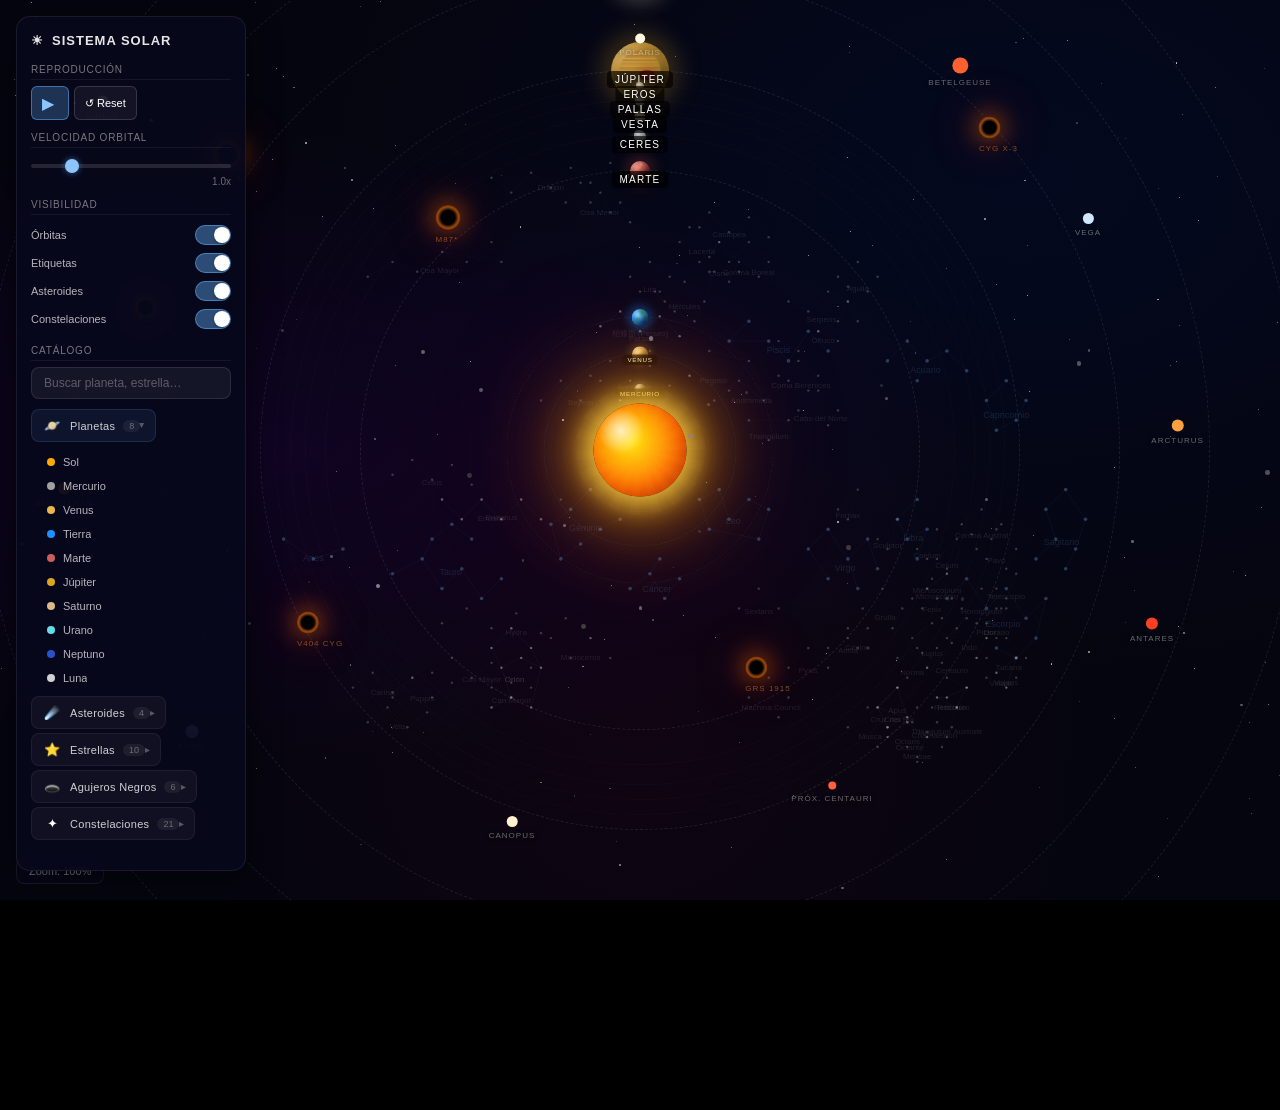
<file: index.html>
<!DOCTYPE html>
<html lang="es" style="color-scheme:dark">
<head>
<meta charset="UTF-8">
<meta name="viewport" content="width=device-width, initial-scale=1.0">
<meta name="apple-mobile-web-app-capable" content="yes">
<meta name="apple-mobile-web-app-status-bar-style" content="black-translucent">
<meta name="theme-color" content="#05050f">
<link rel="preconnect" href="https://fonts.googleapis.com">
<link rel="preconnect" href="https://fonts.gstatic.com" crossorigin>
<link rel="manifest" href="manifest.json">
<link rel="icon" type="image/svg+xml" href="icon-192.svg">
<link rel="apple-touch-icon" href="icon-192.svg">
<title>Sistema Solar - Simulación Interactiva</title>
<link rel="stylesheet" href="styles.css">
</head>
<body>

<div id="loader" role="status" aria-live="polite"><div class="spinner"></div><p>Cargando sistema solar…</p></div>

<div id="bg-fixed">
  <canvas id="constellation-canvas"></canvas>
  <div class="star-container"></div>
</div>

<div id="solar-system">
<div class="system-content">
  <button class="sun" onclick="onSunClick()" aria-label="Sol" type="button"></button>
  <div class="orbit" style="--radius:100px;--period:4s;" data-planet="mercury">
    <button class="planet mercury" onclick="onPlanetClick('mercury')" aria-label="Mercurio" type="button"></button>
    <span class="planet-label">Mercurio</span>
  </div>
  <div class="orbit" style="--radius:155px;--period:7s;" data-planet="venus">
    <button class="planet venus" onclick="onPlanetClick('venus')" aria-label="Venus" type="button"></button>
    <span class="planet-label">Venus</span>
  </div>
  <div class="orbit" style="--radius:215px;--period:10s;" data-planet="earth">
    <button class="planet earth" onclick="onPlanetClick('earth')" aria-label="Tierra" type="button">
      <div class="moon-orbit"><button class="moon" onclick="onMoonClick()" aria-label="Luna" type="button"></button></div>
    </button>
    <span class="planet-label">Tierra</span>
  </div>
  <div class="orbit" style="--radius:280px;--period:14s;" data-planet="mars">
    <button class="planet mars" onclick="onPlanetClick('mars')" aria-label="Marte" type="button"></button>
    <span class="planet-label">Marte</span>
  </div>
  <div class="orbit" style="--radius:380px;--period:22s;" data-planet="jupiter">
    <button class="planet jupiter" onclick="onPlanetClick('jupiter')" aria-label="Júpiter" type="button"></button>
    <span class="planet-label">Júpiter</span>
  </div>
  <div class="orbit" style="--radius:480px;--period:30s;" data-planet="saturn">
    <button class="planet saturn" onclick="onPlanetClick('saturn')" aria-label="Saturno" type="button">
      <div class="saturn-rings"></div>
    </button>
    <span class="planet-label">Saturno</span>
  </div>
  <div class="orbit" style="--radius:570px;--period:40s;" data-planet="uranus">
    <button class="planet uranus" onclick="onPlanetClick('uranus')" aria-label="Urano" type="button"></button>
    <span class="planet-label">Urano</span>
  </div>
  <div class="orbit" style="--radius:660px;--period:50s;" data-planet="neptune">
    <button class="planet neptune" onclick="onPlanetClick('neptune')" aria-label="Neptuno" type="button"></button>
    <span class="planet-label">Neptuno</span>
  </div>
  <!-- ASTEROIDES FAMOSOS -->
  <div class="orbit asteroid-orbit" style="--radius:315px;--period:16s;" data-planet="ceres">
    <button class="famous-asteroid ceres" onclick="onAsteroidClick('ceres')" aria-label="Ceres" type="button"></button>
    <span class="planet-label">Ceres</span>
  </div>
  <div class="orbit asteroid-orbit" style="--radius:335px;--period:19s;" data-planet="vesta">
    <button class="famous-asteroid vesta" onclick="onAsteroidClick('vesta')" aria-label="Vesta" type="button"></button>
    <span class="planet-label">Vesta</span>
  </div>
  <div class="orbit asteroid-orbit" style="--radius:350px;--period:21s;" data-planet="pallas">
    <button class="famous-asteroid pallas" onclick="onAsteroidClick('pallas')" aria-label="Pallas" type="button"></button>
    <span class="planet-label">Pallas</span>
  </div>
  <div class="orbit asteroid-orbit" style="--radius:365px;--period:24s;" data-planet="eros">
    <button class="famous-asteroid eros" onclick="onAsteroidClick('eros')" aria-label="Eros" type="button"></button>
    <span class="planet-label">Eros</span>
  </div>
  <!-- ESTRELLAS FAMOSAS (fijas en fondo) -->
  <button class="famous-star" style="left:8%;top:12%;" onclick="onStarClick('sirius')" aria-label="Sirius" type="button">
    <div class="star-dot sirius"></div><span class="star-label">Sirius</span>
  </button>
  <button class="famous-star" style="left:75%;top:8%;" onclick="onStarClick('betelgeuse')" aria-label="Betelgeuse" type="button">
    <div class="star-dot betelgeuse"></div><span class="star-label">Betelgeuse</span>
  </button>
  <button class="famous-star" style="left:50%;top:5%;" onclick="onStarClick('polaris')" aria-label="Polaris" type="button">
    <div class="star-dot polaris"></div><span class="star-label">Polaris</span>
  </button>
  <button class="famous-star" style="left:85%;top:25%;" onclick="onStarClick('vega')" aria-label="Vega" type="button">
    <div class="star-dot vega"></div><span class="star-label">Vega</span>
  </button>
  <button class="famous-star" style="left:15%;top:82%;" onclick="onStarClick('rigel')" aria-label="Rigel" type="button">
    <div class="star-dot rigel"></div><span class="star-label">Rigel</span>
  </button>
  <button class="famous-star" style="left:90%;top:70%;" onclick="onStarClick('antares')" aria-label="Antares" type="button">
    <div class="star-dot antares"></div><span class="star-label">Antares</span>
  </button>
  <button class="famous-star" style="left:5%;top:55%;" onclick="onStarClick('aldebaran')" aria-label="Aldebarán" type="button">
    <div class="star-dot aldebaran"></div><span class="star-label">Aldebarán</span>
  </button>
  <button class="famous-star" style="left:65%;top:88%;" onclick="onStarClick('proxima')" aria-label="Próxima Centauri" type="button">
    <div class="star-dot proxima"></div><span class="star-label">Próx. Centauri</span>
  </button>
  <button class="famous-star" style="left:40%;top:92%;" onclick="onStarClick('canopus')" aria-label="Canopus" type="button">
    <div class="star-dot canopus"></div><span class="star-label">Canopus</span>
  </button>
  <button class="famous-star" style="left:92%;top:48%;" onclick="onStarClick('arcturus')" aria-label="Arcturus" type="button">
    <div class="star-dot arcturus"></div><span class="star-label">Arcturus</span>
  </button>
  <!-- AGUJEROS NEGROS -->
  <button class="blackhole-marker" style="left:18%;top:18%;" onclick="onBlackholeClick('sagittarius')" aria-label="Sagittarius A*" type="button">
    <div class="blackhole-dot sagittarius"></div><span class="blackhole-label">Sgr A*</span>
  </button>
  <button class="blackhole-marker" style="left:35%;top:25%;" onclick="onBlackholeClick('m87')" aria-label="M87*" type="button">
    <div class="blackhole-dot m87"></div><span class="blackhole-label">M87*</span>
  </button>
  <button class="blackhole-marker" style="left:12%;top:35%;" onclick="onBlackholeClick('cygnus')" aria-label="Cygnus X-1" type="button">
    <div class="blackhole-dot"></div><span class="blackhole-label">Cyg X-1</span>
  </button>
  <button class="blackhole-marker" style="left:78%;top:15%;" onclick="onBlackholeClick('cygnusx3')" aria-label="Cygnus X-3" type="button">
    <div class="blackhole-dot"></div><span class="blackhole-label">Cyg X-3</span>
  </button>
  <button class="blackhole-marker" style="left:60%;top:75%;" onclick="onBlackholeClick('grs')" aria-label="GRS 1915+105" type="button">
    <div class="blackhole-dot"></div><span class="blackhole-label">GRS 1915</span>
  </button>
  <button class="blackhole-marker" style="left:25%;top:70%;" onclick="onBlackholeClick('v404')" aria-label="V404 Cygni" type="button">
    <div class="blackhole-dot"></div><span class="blackhole-label">V404 Cyg</span>
  </button>
  <div class="asteroid-belt" id="asteroid-belt"></div>
</div>
</div>

<div id="controls">
  <div class="controls-header">
    <h1><span aria-hidden="true">☀</span> Sistema Solar</h1>
  </div>
  <div class="ctrl-section">
    <label>Reproducción</label>
    <div class="btn-group">
      <button class="btn btn-play active" id="btn-play" onclick="togglePlay()" aria-label="Reproducir / Pausar">▶</button>
      <button class="btn" onclick="resetView()" aria-label="Restablecer vista">↺ Reset</button>
    </div>
  </div>
  <div class="ctrl-section">
    <label>Velocidad orbital</label>
    <input type="range" id="speed-slider" min="0.1" max="5" step="0.1" value="1" oninput="changeSpeed(this.value)" autocomplete="off" name="speed">
    <div class="speed-val" id="speed-val" aria-live="polite">1.0x</div>
  </div>
  <div class="ctrl-section">
    <label>Visibilidad</label>
    <div class="toggle-row"><span>Órbitas</span><button class="toggle on" id="toggle-orbits" onclick="toggleOption('orbits')" type="button" aria-label="Alternar órbitas"></button></div>
    <div class="toggle-row"><span>Etiquetas</span><button class="toggle on" id="toggle-labels" onclick="toggleOption('labels')" type="button" aria-label="Alternar etiquetas"></button></div>
    <div class="toggle-row"><span>Asteroides</span><button class="toggle on" id="toggle-asteroids" onclick="toggleOption('asteroids')" type="button" aria-label="Alternar asteroides"></button></div>
    <div class="toggle-row"><span>Constelaciones</span><button class="toggle on" id="toggle-constellations" onclick="toggleOption('constellations')" type="button" aria-label="Alternar constelaciones"></button></div>
  </div>
  <div class="ctrl-section">
    <label>Catálogo</label>
    <input type="text" id="search-input" placeholder="Buscar planeta, estrella…" oninput="filterCatalog(this.value)" autocomplete="off" name="search">
    <button class="cat-header open" onclick="toggleCat(this,'planets')" type="button" aria-expanded="true">
      <div class="cat-header-left"><span class="cat-icon" aria-hidden="true">🪐</span><span class="cat-name">Planetas</span><span class="cat-count">8</span></div>
      <span class="cat-arrow">▸</span>
    </button>
    <div class="cat-list open" id="cat-planets"><div class="cat-list-inner" id="planet-buttons"></div></div>

    <button class="cat-header" onclick="toggleCat(this,'asteroids')" type="button" aria-expanded="false">
      <div class="cat-header-left"><span class="cat-icon" aria-hidden="true">☄️</span><span class="cat-name">Asteroides</span><span class="cat-count">4</span></div>
      <span class="cat-arrow">▸</span>
    </button>
    <div class="cat-list" id="cat-asteroids"><div class="cat-list-inner" id="asteroid-buttons"></div></div>

    <button class="cat-header" onclick="toggleCat(this,'stars')" type="button" aria-expanded="false">
      <div class="cat-header-left"><span class="cat-icon" aria-hidden="true">⭐</span><span class="cat-name">Estrellas</span><span class="cat-count">10</span></div>
      <span class="cat-arrow">▸</span>
    </button>
    <div class="cat-list" id="cat-stars"><div class="cat-list-inner" id="star-buttons"></div></div>

    <button class="cat-header" onclick="toggleCat(this,'blackholes')" type="button" aria-expanded="false">
      <div class="cat-header-left"><span class="cat-icon" aria-hidden="true">🕳️</span><span class="cat-name">Agujeros Negros</span><span class="cat-count">6</span></div>
      <span class="cat-arrow">▸</span>
    </button>
    <div class="cat-list" id="cat-blackholes"><div class="cat-list-inner" id="blackhole-buttons"></div></div>

    <button class="cat-header" onclick="toggleCat(this,'constellations')" type="button" aria-expanded="false">
      <div class="cat-header-left"><span class="cat-icon" aria-hidden="true">✦</span><span class="cat-name">Constelaciones</span><span class="cat-count">21</span></div>
      <span class="cat-arrow">▸</span>
    </button>
    <div class="cat-list" id="cat-constellations"><div class="cat-list-inner" id="constellation-buttons"></div></div>
  </div>
</div>

<div id="info-panel">
  <div class="info-handle"></div>
  <button class="close-btn" onclick="closeInfo()" aria-label="Cerrar información">✕</button>
  <h3 id="info-name"><span class="planet-dot" id="info-dot"></span> <span id="info-title"></span></h3>
  <div class="subtitle" id="info-type"></div>
  <div class="data-grid" id="info-data"></div>
  <div class="fun-fact" id="info-fact"></div>
</div>

<div id="zoom-indicator" aria-live="polite">Zoom: 100%</div>
<div id="mobile-follow-bar"><span id="mobile-follow-name"></span><button id="mobile-reset-btn" onclick="resetView()" aria-label="Restablecer vista">↺</button></div>

<script src="app.js" defer></script>
</body>
</html>
</file>
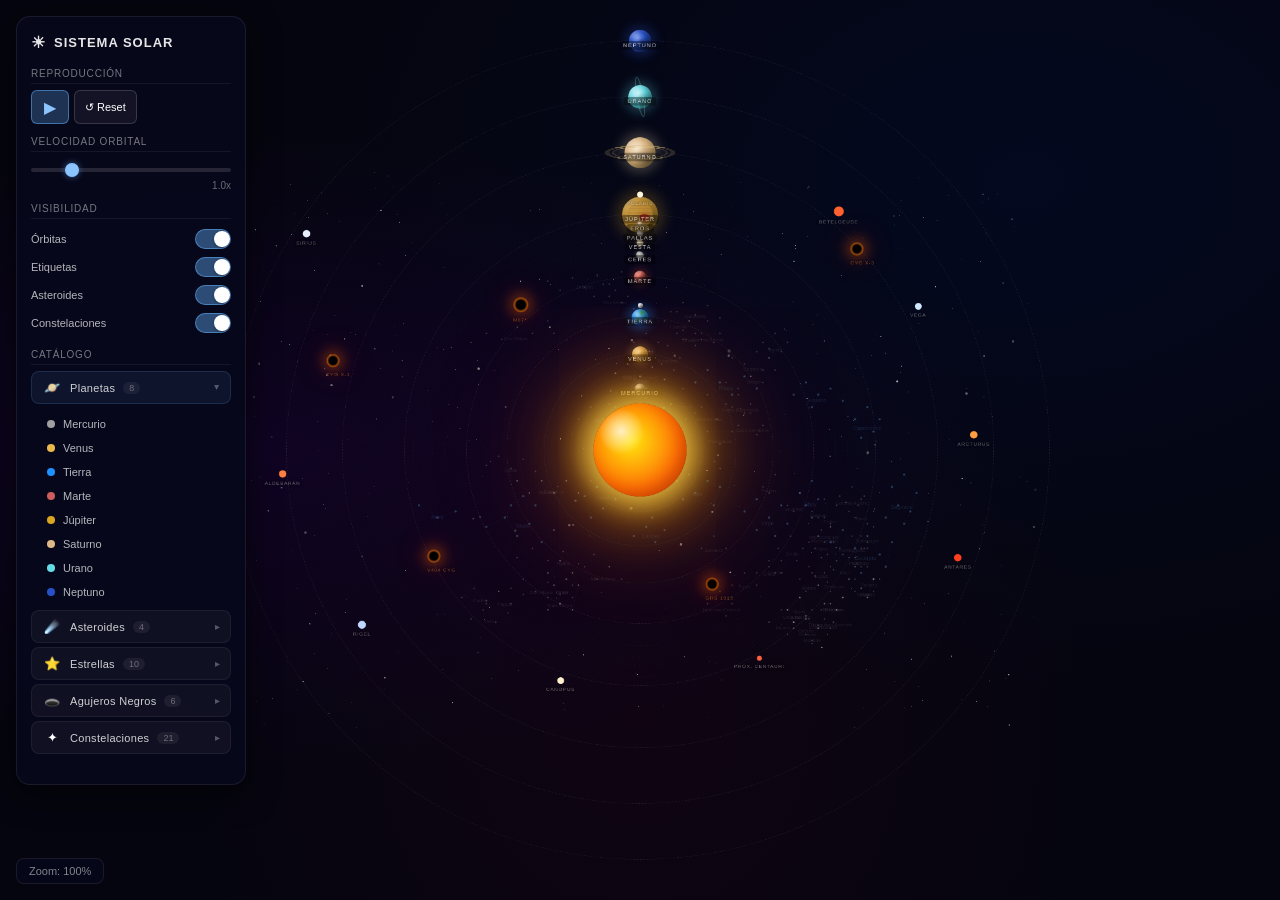
<file: solar_system.html>
<!DOCTYPE html>
<html lang="es">
<head>
<meta charset="UTF-8">
<meta name="viewport" content="width=device-width, initial-scale=1.0, maximum-scale=1.0, user-scalable=no">
<meta name="apple-mobile-web-app-capable" content="yes">
<meta name="apple-mobile-web-app-status-bar-style" content="black-translucent">
<meta name="theme-color" content="#05050f">
<link rel="manifest" href="manifest.json">
<link rel="icon" type="image/svg+xml" href="icon-192.svg">
<link rel="apple-touch-icon" href="icon-192.svg">
<title>Sistema Solar - Simulación Interactiva</title>
<style>
*{margin:0;padding:0;box-sizing:border-box;}
:root{--speed:1;--vh:1vh;}
html,body{width:100%;height:100%;background:#000;color:#fff;font-family:'Segoe UI',Tahoma,sans-serif;overflow:hidden;user-select:none;-webkit-user-select:none;-webkit-tap-highlight-color:transparent;}

/* ========== FONDO ========== */
#solar-system{
  position:relative;width:100vw;height:100vh;
  background:
    radial-gradient(ellipse at 20% 50%, rgba(40,0,80,0.3) 0%, transparent 50%),
    radial-gradient(ellipse at 80% 20%, rgba(0,20,80,0.25) 0%, transparent 50%),
    radial-gradient(ellipse at 50% 80%, rgba(80,0,40,0.15) 0%, transparent 50%),
    #05050f;
  overflow:hidden;
  transform-origin:center center;-webkit-transform-origin:center center;
  will-change:transform;-webkit-backface-visibility:hidden;backface-visibility:hidden;
  touch-action:none;
}
#solar-system .system-content{
  position:absolute;inset:0;
  transform-origin:center center;-webkit-transform-origin:center center;
  will-change:transform;
}

/* ========== ESTRELLAS ========== */
.star-container{position:absolute;width:100%;height:100%;overflow:hidden;z-index:0;}
.star{position:absolute;border-radius:50%;background:#fff;}
.star.twinkle{animation:twinkle linear infinite;}
@keyframes twinkle{0%,100%{opacity:0.3;}50%{opacity:1;}}

/* ========== CONSTELACIONES ========== */
#constellation-canvas{
  position:absolute;inset:0;width:100%;height:100%;z-index:2;
  pointer-events:none;
}
#constellation-canvas.hidden{display:none;}

/* ========== SOL 3D ========== */
.sun{
  position:absolute;width:150px;height:150px;border-radius:50%;z-index:10;
  left:calc(50% - 75px);top:calc(50% - 75px);
  background:
    radial-gradient(circle at 30% 30%, rgba(255,255,255,0.9) 0%, transparent 25%),
    radial-gradient(circle at 40% 40%, #fff700 0%, #ffaa00 30%, #ff6600 60%, #cc3300 85%, #801a00 100%);
  box-shadow:
    0 0 40px 15px rgba(255,220,80,0.7),
    0 0 90px 30px rgba(255,180,0,0.5),
    0 0 150px 50px rgba(255,120,0,0.3),
    0 0 220px 80px rgba(255,80,0,0.15),
    inset -10px -10px 25px rgba(180,50,0,0.4);
  animation:sun-pulse 4s ease-in-out infinite;
  contain:layout style paint;
}
.sun::before{
  content:'';position:absolute;inset:-30px;border-radius:50%;z-index:-1;
  background:radial-gradient(circle,rgba(255,200,50,0.25) 0%,transparent 65%);
  animation:corona 3s ease-in-out infinite alternate;
}
.sun::after{
  content:'';position:absolute;inset:-75px;border-radius:50%;z-index:-2;
  background:radial-gradient(circle,rgba(255,150,0,0.08) 0%,transparent 55%);
}
@keyframes sun-pulse{
  0%,100%{transform:scale(1);}
  50%{transform:scale(1.05);}
}
@keyframes corona{
  0%{transform:scale(1);opacity:0.7;}
  100%{transform:scale(1.25);opacity:0.3;}
}

/* ========== ÓRBITAS ========== */
.orbit{
  position:absolute;border-radius:50%;z-index:1;
  left:calc(50% - var(--radius));top:calc(50% - var(--radius));
  width:calc(var(--radius)*2);height:calc(var(--radius)*2);
  border:1px dashed rgba(255,255,255,0.1);
  animation:spin calc(var(--period) / var(--speed)) linear infinite;
  transform-origin:center center;
  will-change:transform;
  -webkit-transform-origin:center center;
}
.orbit:hover{border-color:rgba(255,255,255,0.25);}
.orbit.paused{animation-play-state:paused;}
@keyframes spin{from{transform:rotate(0deg);}to{transform:rotate(360deg);}}

/* ========== BASE PLANETA 3D ========== */
.planet{
  position:absolute;border-radius:50%;z-index:5;cursor:pointer;
  left:50%;top:calc(-1 * var(--size)/2);
  transform:translateX(-50%);
  will-change:transform;
}
.planet:hover{box-shadow:0 0 26px 11px var(--glow);transform:translateX(-50%) scale(1.25);}
.planet.selected{box-shadow:0 0 34px 15px var(--glow);transform:translateX(-50%) scale(1.35);}

/* Etiquetas */
.planet-label{
  position:absolute;z-index:6;pointer-events:none;
  left:50%;transform:translateX(-50%);
  top:calc(var(--size)/2 + 10px);
  font-size:9px;letter-spacing:1.5px;text-transform:uppercase;
  color:rgba(255,255,255,0.75);text-shadow:0 0 6px rgba(0,0,0,0.9);
  white-space:nowrap;
  padding:2px 6px;border-radius:4px;
  background:rgba(0,0,0,0.35);
}
.planet-label.hidden{display:none;}

/* ========== PLANETAS 3D - Iluminación desde el Sol (arriba-izquierda) ========== */

/* --- MERCURIO --- */
.mercury{
  --size:17px;--glow:rgba(180,180,180,0.6);
  width:17px;height:17px;
  background:
    radial-gradient(circle at 25% 25%, rgba(255,255,255,0.35) 0%, transparent 40%),
    radial-gradient(circle at 75% 75%, rgba(0,0,0,0.5) 0%, transparent 55%),
    radial-gradient(circle at 40% 35%, #c8c8c8, #909090 45%, #606060 80%, #3a3a3a);
  box-shadow:
    0 0 10px 4px rgba(180,180,180,0.25),
    inset -3px -3px 6px rgba(0,0,0,0.5),
    inset 1px 1px 2px rgba(255,255,255,0.15);
}

/* --- VENUS --- */
.venus{
  --size:26px;--glow:rgba(230,180,80,0.6);
  width:26px;height:26px;
  background:
    radial-gradient(circle at 25% 25%, rgba(255,255,255,0.3) 0%, transparent 35%),
    radial-gradient(circle at 75% 75%, rgba(0,0,0,0.45) 0%, transparent 50%),
    radial-gradient(circle at 40% 35%, #f0d890, #e0b050 40%, #c49232 75%, #8a6420);
  box-shadow:
    0 0 13px 5px rgba(230,180,80,0.25),
    inset -4px -4px 8px rgba(0,0,0,0.4),
    inset 1px 1px 3px rgba(255,255,255,0.2);
}

/* --- TIERRA --- */
.earth{
  --size:27px;--glow:rgba(30,144,255,0.6);
  width:27px;height:27px;
  background:
    radial-gradient(circle at 25% 25%, rgba(255,255,255,0.3) 0%, transparent 30%),
    radial-gradient(circle at 65% 20%, rgba(45,143,62,0.9) 0%, transparent 28%),
    radial-gradient(circle at 35% 65%, rgba(45,143,62,0.8) 0%, transparent 22%),
    radial-gradient(circle at 80% 55%, rgba(26,107,42,0.7) 0%, transparent 18%),
    radial-gradient(circle at 50% 40%, rgba(255,255,255,0.15) 0%, transparent 50%),
    radial-gradient(circle at 75% 75%, rgba(0,0,30,0.45) 0%, transparent 50%),
    radial-gradient(circle at 40% 35%, #5cc8ff, #1e90ff 40%, #0066cc 75%, #003366);
  box-shadow:
    0 0 16px 6px rgba(30,144,255,0.35),
    inset -4px -4px 8px rgba(0,0,0,0.4),
    inset 1px 1px 3px rgba(255,255,255,0.2);
}
/* Luna */
.earth .moon-orbit{
  position:absolute;width:44px;height:44px;
  left:calc(50% - 22px);top:calc(50% - 22px);
  animation:spin calc(2.5s / var(--speed)) linear infinite;
}
.earth .moon{
  position:absolute;width:8px;height:8px;border-radius:50%;
  background:
    radial-gradient(circle at 25% 25%, rgba(255,255,255,0.4) 0%, transparent 40%),
    radial-gradient(circle at 70% 70%, rgba(0,0,0,0.4) 0%, transparent 50%),
    radial-gradient(circle at 35% 35%, #e8e8e8, #b0b0b0 60%, #808080);
  left:50%;top:-2px;transform:translateX(-50%);
}

/* --- MARTE --- */
.mars{
  --size:20px;--glow:rgba(200,80,50,0.6);
  width:20px;height:20px;
  background:
    radial-gradient(circle at 25% 25%, rgba(255,255,255,0.25) 0%, transparent 35%),
    radial-gradient(circle at 55% 15%, rgba(255,255,255,0.3) 0%, transparent 12%),
    radial-gradient(circle at 75% 75%, rgba(0,0,0,0.5) 0%, transparent 50%),
    radial-gradient(circle at 40% 35%, #e88060, #cd5c5c 40%, #a04030 70%, #6b2a1a);
  box-shadow:
    0 0 13px 5px rgba(200,80,50,0.25),
    inset -3px -3px 6px rgba(0,0,0,0.5),
    inset 1px 1px 2px rgba(255,255,255,0.15);
}

/* --- JÚPITER --- */
.jupiter{
  --size:58px;--glow:rgba(218,165,32,0.6);
  width:58px;height:58px;
  overflow:hidden;
  background:
    radial-gradient(circle at 25% 25%, rgba(255,255,255,0.2) 0%, transparent 35%),
    radial-gradient(circle at 75% 75%, rgba(0,0,0,0.4) 0%, transparent 50%),
    #c49232;
   box-shadow:
     0 0 24px 9px rgba(218,165,32,0.25),
     inset -8px -8px 18px rgba(0,0,0,0.35),
     inset 2px 2px 6px rgba(255,255,255,0.1);
}
/* Bandas de Júpiter */
.jupiter::before{
  content:'';position:absolute;inset:0;border-radius:50%;
  background:repeating-linear-gradient(
    0deg,
    rgba(180,130,50,0.7) 0px, rgba(200,150,60,0.6) 3px,
    rgba(160,110,40,0.8) 3px, rgba(220,170,80,0.5) 6px,
    rgba(190,140,55,0.7) 6px, rgba(170,120,45,0.6) 9px,
    rgba(210,160,70,0.5) 9px, rgba(185,135,50,0.7) 12px
  );
  mask:radial-gradient(circle,black 48%,transparent 52%);
  -webkit-mask:radial-gradient(circle,black 48%,transparent 52%);
}
/* Gran mancha roja */
.jupiter::after{
  content:'';position:absolute;width:16px;height:10px;border-radius:50%;
  background:radial-gradient(ellipse,#d04030,#a02010 60%,#701510);
  bottom:20px;right:14px;opacity:0.85;
  box-shadow:0 0 5px 2px rgba(180,50,30,0.35);
}

/* --- SATURNO --- */
.saturn{
  --size:50px;--glow:rgba(245,222,179,0.5);
  width:50px;height:50px;
  overflow:visible;
  background:
    radial-gradient(circle at 25% 25%, rgba(255,255,255,0.25) 0%, transparent 35%),
    radial-gradient(circle at 75% 75%, rgba(0,0,0,0.35) 0%, transparent 45%),
    radial-gradient(circle at 40% 35%, #f5e6c8, #deb887 35%, #c4a265 70%, #8a7040);
  box-shadow:
    0 0 20px 7px rgba(245,222,179,0.25),
    inset -6px -6px 12px rgba(0,0,0,0.3),
    inset 1px 1px 4px rgba(255,255,255,0.15);
}
/* Anillos de Saturno - 3D */
.saturn-rings{
  position:absolute;z-index:4;pointer-events:none;
  left:50%;top:50%;
  width:100px;height:26px;
  transform:translate(-50%,-50%) rotateX(78deg);
}
.saturn-rings::before{
  content:'';position:absolute;border-radius:50%;border-style:solid;
  left:50%;top:50%;transform:translate(-50%,-50%);
  width:98px;height:98px;
  border-width:8px;
  border-color:rgba(200,170,110,0.55) rgba(200,170,110,0.2) rgba(200,170,110,0.55) rgba(200,170,110,0.2);
}
.saturn-rings::after{
  content:'';position:absolute;border-radius:50%;border-style:solid;
  left:50%;top:50%;transform:translate(-50%,-50%);
  width:82px;height:82px;
  border-width:5px;
  border-color:rgba(220,190,130,0.45) rgba(220,190,130,0.15) rgba(220,190,130,0.45) rgba(220,190,130,0.15);
}

/* --- URANO --- */
.uranus{
  --size:38px;--glow:rgba(100,220,230,0.5);
  width:38px;height:38px;
  background:
    radial-gradient(circle at 25% 25%, rgba(255,255,255,0.3) 0%, transparent 35%),
    radial-gradient(circle at 75% 75%, rgba(0,0,0,0.35) 0%, transparent 45%),
    radial-gradient(circle at 40% 35%, #c8f0f4, #64dce6 40%, #3aa8b0 75%, #1a7080);
  box-shadow:
    0 0 18px 7px rgba(100,220,230,0.25),
    inset -6px -6px 12px rgba(0,0,0,0.3),
    inset 1px 1px 4px rgba(255,255,255,0.2);
}
.uranus::before{
  content:'';position:absolute;
  width:62px;height:8px;border-radius:50%;
  left:50%;top:50%;transform:translate(-50%,-50%) rotateZ(80deg);
  border:2px solid rgba(150,230,240,0.25);
  pointer-events:none;
}

/* --- NEPTUNO --- */
.neptune{
  --size:36px;--glow:rgba(40,80,200,0.6);
  width:36px;height:36px;
  background:
    radial-gradient(circle at 25% 25%, rgba(255,255,255,0.25) 0%, transparent 30%),
    radial-gradient(circle at 60% 55%, rgba(20,20,60,0.3) 0%, transparent 20%),
    radial-gradient(circle at 75% 75%, rgba(0,0,0,0.4) 0%, transparent 45%),
    radial-gradient(circle at 40% 35%, #7090e8, #2850c8 40%, #1a3890 75%, #0a1850);
  box-shadow:
    0 0 18px 7px rgba(40,80,200,0.3),
    inset -6px -6px 12px rgba(0,0,0,0.35),
    inset 1px 1px 4px rgba(255,255,255,0.15);
}

/* ========== CINTURÓN DE ASTEROIDES ========== */
.asteroid-belt{position:absolute;width:100%;height:100%;z-index:0;overflow:hidden;}
.asteroid{
  position:absolute;border-radius:50%;background:#888;
  animation:asteroid-move linear infinite;
}
.asteroid.dark{background:#555;}
.asteroid.bright{background:#aaa;}
@keyframes asteroid-move{
  from{transform:translateX(0) rotate(0deg);}
  to{transform:translateX(100vw) rotate(360deg);}
}
.asteroid-belt.hidden{display:none;}

/* ========== ASTEROIDES FAMOSOS ========== */
.asteroid-orbit{border-style:dotted !important;border-color:rgba(255,200,100,0.06) !important;}
.famous-asteroid{
  position:absolute;border-radius:40% 60% 50% 50%;z-index:5;cursor:pointer;
  left:50%;top:calc(-1 * var(--size)/2);
  transform:translateX(-50%);
  will-change:transform;
}
.famous-asteroid:hover{box-shadow:0 0 20px 8px var(--glow);transform:translateX(-50%) scale(1.4);}
.famous-asteroid.selected{box-shadow:0 0 28px 12px var(--glow);transform:translateX(-50%) scale(1.5);}

.ceres{--size:12px;--glow:rgba(180,180,180,0.5);width:12px;height:12px;background:radial-gradient(circle at 35% 35%,#d0d0d0,#909090 50%,#505050);box-shadow:0 0 6px 2px rgba(180,180,180,0.2);}
.vesta{--size:11px;--glow:rgba(200,180,140,0.5);width:11px;height:11px;background:radial-gradient(circle at 35% 35%,#e8dcc8,#b0a080 50%,#706040);box-shadow:0 0 6px 2px rgba(200,180,140,0.2);}
.pallas{--size:10px;--glow:rgba(170,160,140,0.5);width:10px;height:10px;background:radial-gradient(circle at 35% 35%,#c8c0b0,#908878 50%,#585048);box-shadow:0 0 5px 2px rgba(170,160,140,0.2);}
.eros{--size:8px;--glow:rgba(190,170,150,0.5);width:8px;height:8px;background:radial-gradient(circle at 35% 35%,#d8c8b0,#a09070 50%,#605038);box-shadow:0 0 5px 2px rgba(190,170,150,0.2);}

/* ========== ESTRELLAS FAMOSAS ========== */
.famous-star{
  position:absolute;z-index:3;cursor:pointer;
  display:flex;flex-direction:column;align-items:center;gap:4px;
  transform:translate(-50%,-50%);
  transition:filter 0.3s;
}
.famous-star.selected .star-dot{width:19px;height:19px;box-shadow:0 0 30px 12px currentColor;animation:none;}
.star-dot{
  width:11px;height:11px;border-radius:50%;
  animation:star-glow 3s ease-in-out infinite alternate;
}
.star-label{
  font-size:8px;letter-spacing:1px;text-transform:uppercase;
  color:rgba(255,255,255,0.4);white-space:nowrap;
  text-shadow:0 0 4px rgba(0,0,0,0.8);
  pointer-events:none;
}
.famous-star:hover .star-label{color:rgba(255,255,255,0.8);}
@keyframes star-glow{0%{box-shadow:0 0 8px 3px currentColor;}100%{box-shadow:0 0 18px 7px currentColor;}}

.sirius{background:#e8f0ff;color:#e8f0ff;width:12px;height:12px;}
.betelgeuse{background:#ff6030;color:#ff6030;width:16px;height:16px;}
.polaris{background:#fff8e0;color:#fff8e0;width:10px;height:10px;}
.vega{background:#d0e8ff;color:#d0e8ff;width:11px;height:11px;}
.rigel{background:#c0d8ff;color:#c0d8ff;width:13px;height:13px;}
.antares{background:#ff4020;color:#ff4020;width:12px;height:12px;}
.aldebaran{background:#ff8040;color:#ff8040;width:12px;height:12px;}
.proxima{background:#ff6040;color:#ff6040;width:8px;height:8px;}
.canopus{background:#fff0d0;color:#fff0d0;width:11px;height:11px;}
.arcturus{background:#ffa040;color:#ffa040;width:12px;height:12px;}

/* ========== AGUJEROS NEGROS ========== */
.blackhole-marker{
  position:absolute;z-index:4;cursor:pointer;
  transform:translate(-50%,-50%);
  transition:filter 0.3s;
}
.blackhole-marker.selected .blackhole-dot{box-shadow:0 0 40px 16px rgba(255,120,0,0.6),0 0 75px 25px rgba(255,80,0,0.3);animation:none;}
.blackhole-dot{
  width:22px;height:22px;border-radius:50%;
  background:radial-gradient(circle,#000 40%,rgba(255,120,0,0.6) 60%,rgba(255,60,0,0.2) 80%,transparent 100%);
  box-shadow:0 0 20px 7px rgba(255,100,0,0.3),0 0 50px 14px rgba(255,60,0,0.1);
  animation:accretion 4s linear infinite;
}
.blackhole-dot.sagittarius{width:28px;height:28px;}
.blackhole-dot.m87{width:25px;height:25px;}
@keyframes accretion{
  0%{box-shadow:0 0 20px 7px rgba(255,100,0,0.3),0 0 50px 14px rgba(255,60,0,0.1);}
  50%{box-shadow:0 0 30px 10px rgba(255,120,0,0.5),0 0 70px 20px rgba(255,80,0,0.2);}
  100%{box-shadow:0 0 20px 7px rgba(255,100,0,0.3),0 0 50px 14px rgba(255,60,0,0.1);}
}
.blackhole-label{
  font-size:8px;letter-spacing:1px;text-transform:uppercase;
  color:rgba(255,140,60,0.5);white-space:nowrap;margin-top:4px;
  text-shadow:0 0 4px rgba(0,0,0,0.9);pointer-events:none;
  text-align:center;
}
.blackhole-marker:hover .blackhole-label{color:rgba(255,160,80,0.9);}

/* ========== PANEL DE CONTROLES ========== */
#controls{
  position:fixed;top:16px;left:16px;z-index:100;
  background:rgba(8,8,28,0.95);
  border:1px solid rgba(255,255,255,0.08);
  border-radius:14px;padding:16px 14px;
  width:230px;
  box-shadow:0 8px 32px rgba(0,0,0,0.6);
  max-height:calc(100vh - 32px);
  overflow-y:auto;
  scrollbar-width:thin;scrollbar-color:rgba(255,255,255,0.12) transparent;
  -webkit-overflow-scrolling:touch;
}
#controls h2{
  font-size:13px;font-weight:600;margin-bottom:16px;
  letter-spacing:1px;text-transform:uppercase;
  color:rgba(255,255,255,0.9);
  display:flex;align-items:center;gap:8px;
}
#controls h2 span{font-size:16px;}
.ctrl-section{margin-bottom:12px;}
.ctrl-section > label{
  display:block;font-size:10px;color:rgba(255,255,255,0.45);
  text-transform:uppercase;letter-spacing:0.8px;margin-bottom:6px;
  padding-bottom:4px;border-bottom:1px solid rgba(255,255,255,0.06);
}
.btn-group{display:flex;gap:5px;flex-wrap:wrap;}
.btn{
  padding:6px 10px;border:1px solid rgba(255,255,255,0.15);
  background:rgba(255,255,255,0.05);color:#fff;border-radius:6px;
  font-size:11px;cursor:pointer;transition:background 0.2s, border-color 0.2s;
  font-family:inherit;
}
.btn:hover{background:rgba(255,255,255,0.15);border-color:rgba(255,255,255,0.3);}
.btn.active{background:rgba(100,180,255,0.25);border-color:rgba(100,180,255,0.5);color:#8cc4ff;}
.btn-play{font-size:16px;width:38px;height:34px;}
.toggle-row{display:flex;align-items:center;justify-content:space-between;padding:4px 0;}
.toggle-row span{font-size:11px;color:rgba(255,255,255,0.7);}
.toggle{
  position:relative;width:36px;height:20px;
  background:rgba(255,255,255,0.1);border-radius:10px;cursor:pointer;
  transition:background 0.3s;border:1px solid rgba(255,255,255,0.1);
}
.toggle.on{background:rgba(100,180,255,0.4);border-color:rgba(100,180,255,0.5);}
.toggle::after{
  content:'';position:absolute;width:16px;height:16px;border-radius:50%;
  background:#fff;top:1px;left:2px;transition:transform 0.3s;
  box-shadow:0 1px 3px rgba(0,0,0,0.3);
}
.toggle.on::after{transform:translateX(16px);}
input[type=range]{
  -webkit-appearance:none;width:100%;height:4px;
  background:rgba(255,255,255,0.12);border-radius:2px;outline:none;margin:6px 0;
}
input[type=range]::-webkit-slider-thumb{
  -webkit-appearance:none;width:14px;height:14px;border-radius:50%;
  background:#8cc4ff;cursor:pointer;box-shadow:0 0 6px rgba(100,180,255,0.5);
}
.speed-val{font-size:10px;color:rgba(255,255,255,0.4);text-align:right;margin-top:2px;}

/* Categorías colapsables */
.cat-header{
  display:flex;align-items:center;justify-content:space-between;
  padding:8px 10px;margin:2px 0;border-radius:8px;
  background:rgba(255,255,255,0.04);border:1px solid rgba(255,255,255,0.06);
  cursor:pointer;transition:background 0.2s;
  user-select:none;-webkit-user-select:none;
}
.cat-header:hover{background:rgba(255,255,255,0.08);}
.cat-header.open{background:rgba(100,180,255,0.08);border-color:rgba(100,180,255,0.15);}
.cat-header-left{display:flex;align-items:center;gap:8px;}
.cat-icon{font-size:13px;width:20px;text-align:center;}
.cat-name{font-size:11px;font-weight:500;color:rgba(255,255,255,0.8);letter-spacing:0.3px;}
.cat-count{
  font-size:9px;color:rgba(255,255,255,0.35);
  background:rgba(255,255,255,0.06);padding:1px 6px;border-radius:8px;
}
.cat-arrow{
  font-size:10px;color:rgba(255,255,255,0.3);
  transition:transform 0.25s;
}
.cat-header.open .cat-arrow{transform:rotate(90deg);}
.cat-list{
  max-height:0;overflow:hidden;transition:max-height 0.3s ease;
}
.cat-list.open{max-height:800px;}
.cat-list-inner{padding:6px 0 4px 8px;}
.cat-item{
  display:flex;align-items:center;gap:8px;
  padding:6px 8px;border-radius:6px;
  cursor:pointer;transition:background 0.15s;
  font-size:11px;color:rgba(255,255,255,0.7);
}
.cat-item:hover{background:rgba(255,255,255,0.08);color:rgba(255,255,255,0.95);}
.cat-item.focused{background:rgba(100,180,255,0.15);color:#8cc4ff;}
.cat-item-dot{
  width:8px;height:8px;border-radius:50%;flex-shrink:0;
}
.cat-item-name{flex:1;white-space:nowrap;overflow:hidden;text-overflow:ellipsis;}

/* ========== PANEL DE INFO ========== */
#info-panel{
  position:fixed;bottom:16px;right:16px;z-index:100;
  background:rgba(8,8,28,0.94);
  border:1px solid rgba(255,255,255,0.1);
  border-radius:12px;padding:20px;
  width:280px;
  box-shadow:0 8px 32px rgba(0,0,0,0.5);
  transform:translateY(120%);opacity:0;
  transition:transform 0.4s ease, opacity 0.4s ease;
  contain:layout style;
}
#info-panel.visible{transform:translateY(0);opacity:1;}
/* Drag handle para móvil */
.info-handle{
  display:none;width:40px;height:4px;border-radius:2px;
  background:rgba(255,255,255,0.25);margin:0 auto 12px;cursor:grab;
}
#info-panel .close-btn{
  position:absolute;top:10px;right:14px;background:none;border:none;
  color:rgba(255,255,255,0.5);font-size:18px;cursor:pointer;
  transition:color 0.2s;
}
#info-panel .close-btn:hover{color:#fff;}
#info-panel h3{
  font-size:18px;margin-bottom:4px;
  display:flex;align-items:center;gap:8px;
}
#info-panel .planet-dot{
  display:inline-block;width:12px;height:12px;border-radius:50%;
}
#info-panel .subtitle{font-size:11px;color:rgba(255,255,255,0.4);margin-bottom:14px;}
#info-panel .data-grid{display:grid;grid-template-columns:1fr 1fr;gap:8px 12px;}
#info-panel .data-item{
  background:rgba(255,255,255,0.05);border-radius:6px;padding:8px 10px;
}
#info-panel .data-item .data-label{
  font-size:9px;text-transform:uppercase;letter-spacing:0.5px;
  color:rgba(255,255,255,0.4);margin-bottom:2px;
}
#info-panel .data-item .data-value{
  font-size:13px;font-weight:600;color:rgba(255,255,255,0.9);
}
#info-panel .fun-fact{
  margin-top:12px;padding:10px;
  background:rgba(100,180,255,0.08);border-radius:8px;
  border-left:3px solid rgba(100,180,255,0.4);
  font-size:11px;line-height:1.5;color:rgba(255,255,255,0.7);
}
#info-panel .fun-fact strong{color:rgba(255,255,255,0.9);}

/* ========== ZOOM INDICATOR ========== */
#zoom-indicator{
  position:fixed;bottom:16px;left:16px;z-index:90;
  background:rgba(8,8,28,0.85);
  border:1px solid rgba(255,255,255,0.08);border-radius:8px;
  padding:6px 12px;font-size:11px;color:rgba(255,255,255,0.5);
}

/* ========== HAMBURGUESA (oculta siempre en móvil) ========== */
#menu-toggle,#menu-overlay{display:none!important;}

/* ========== RESPONSIVE: VISTA ESCRITORIO FORZADA ========== */
@supports(height:100dvh){
  #solar-system{height:100dvh;}
}
@media(max-width:768px){
  #controls{
    top:4px;left:4px;width:80px;padding:3px 3px;
    max-height:calc(100vh - 8px);border-radius:5px;
    overflow-x:hidden;overflow-y:auto;-webkit-overflow-scrolling:touch;
    touch-action:pan-y;
  }
  #controls h2{font-size:6px;margin-bottom:3px;gap:2px;white-space:nowrap;overflow:hidden;text-overflow:ellipsis;}
  #controls h2 span{font-size:7px;}
  .ctrl-section{margin-bottom:2px;}
  .ctrl-section > label{font-size:5px;margin-bottom:1px;padding-bottom:1px;}
  .btn-group{gap:2px;}
  .btn{padding:1px 2px;font-size:6px;border-radius:2px;}
  .btn-play{width:16px;height:12px;font-size:7px;}
  .toggle-row{padding:1px 0;gap:2px;}
  .toggle-row span{font-size:5px;}
  .toggle{width:16px;height:9px;border-radius:4px;border-width:1px;}
  .toggle::after{width:6px;height:6px;top:1px;left:1px;}
  .toggle.on::after{transform:translateX(6px);}
  input[type=range]{height:1px;margin:1px 0;}
  input[type=range]::-webkit-slider-thumb{width:5px;height:5px;}
  .speed-val{font-size:5px;margin-top:0;}
  .cat-header{padding:2px 2px;margin:0;border-radius:2px;}
  .cat-header-left{gap:2px;}
  .cat-icon{font-size:6px;width:8px;}
  .cat-name{font-size:5px;}
  .cat-count{font-size:5px;padding:0 1px;border-radius:3px;}
  .cat-arrow{font-size:5px;}
  .cat-list.open{max-height:200px;}
  .cat-list-inner{padding:1px 0;}
  .cat-item{padding:1px 2px;border-radius:2px;font-size:5px;gap:1px;}
  .cat-item-dot{width:2px;height:2px;}
  #zoom-indicator{bottom:2px;left:2px;font-size:5px;padding:1px 2px;border-radius:2px;}
  .star-container{pointer-events:none;}

  /* Panel info móvil (adaptado) */
  #info-panel{bottom:0;right:0;left:0;width:100%;border-radius:10px 10px 0 0;max-height:35vh;padding:6px 8px calc(6px + env(safe-area-inset-bottom));transform:translateY(100%);overflow-y:auto;touch-action:pan-y;}
  #info-panel.visible{transform:translateY(0);}
  .info-handle{display:block;height:2px;width:22px;margin-bottom:4px;border-radius:2px;}
  #info-panel h3{font-size:11px;margin-bottom:1px;}
  #info-panel .subtitle{font-size:9px;margin-bottom:4px;}
  #info-panel .data-grid{grid-template-columns:1fr 1fr;gap:2px;}
  #info-panel .data-item{padding:3px;}
  #info-panel .data-item .data-label{font-size:6px;}
  #info-panel .data-item .data-value{font-size:9px;}
  #info-panel .fun-fact{font-size:8px;margin-top:3px;padding:4px;}
}
@media(max-width:380px){
  #controls{width:65px;padding:2px 2px;left:2px;top:2px;border-radius:4px;}
  #controls h2{font-size:5px;margin-bottom:2px;}
  .ctrl-section{margin-bottom:1px;}
  .ctrl-section > label{font-size:5px;}
  .btn{padding:1px 1px;font-size:5px;}
  .btn-play{width:13px;height:10px;font-size:6px;}
  .cat-name,.cat-item{font-size:5px;}
  .toggle-row span{font-size:5px;}
  .toggle{width:14px;height:7px;}
  .toggle::after{width:5px;height:5px;}
  .toggle.on::after{transform:translateX(5px);}
  .cat-icon{font-size:5px;width:6px;}
  .cat-item-dot{width:2px;height:2px;}
  .cat-count{font-size:4px;}
  input[type=range]{margin:0;}
  input[type=range]::-webkit-slider-thumb{width:4px;height:4px;}
  #zoom-indicator{font-size:5px;}
}
@supports(padding:env(safe-area-inset-bottom)){
  #info-panel{padding-bottom:calc(12px + env(safe-area-inset-bottom));}
}
</style>
</head>
<body>

<div id="solar-system">
<div class="system-content">
  <div class="sun"></div>
  <div class="orbit" style="--radius:100px;--period:4s;" data-planet="mercury">
    <div class="planet mercury" onclick="onPlanetClick('mercury')"></div>
    <span class="planet-label">Mercurio</span>
  </div>
  <div class="orbit" style="--radius:155px;--period:7s;" data-planet="venus">
    <div class="planet venus" onclick="onPlanetClick('venus')"></div>
    <span class="planet-label">Venus</span>
  </div>
  <div class="orbit" style="--radius:215px;--period:10s;" data-planet="earth">
    <div class="planet earth" onclick="onPlanetClick('earth')">
      <div class="moon-orbit"><div class="moon"></div></div>
    </div>
    <span class="planet-label">Tierra</span>
  </div>
  <div class="orbit" style="--radius:280px;--period:14s;" data-planet="mars">
    <div class="planet mars" onclick="onPlanetClick('mars')"></div>
    <span class="planet-label">Marte</span>
  </div>
  <div class="orbit" style="--radius:380px;--period:22s;" data-planet="jupiter">
    <div class="planet jupiter" onclick="onPlanetClick('jupiter')"></div>
    <span class="planet-label">Júpiter</span>
  </div>
  <div class="orbit" style="--radius:480px;--period:30s;" data-planet="saturn">
    <div class="planet saturn" onclick="onPlanetClick('saturn')">
      <div class="saturn-rings"></div>
    </div>
    <span class="planet-label">Saturno</span>
  </div>
  <div class="orbit" style="--radius:570px;--period:40s;" data-planet="uranus">
    <div class="planet uranus" onclick="onPlanetClick('uranus')"></div>
    <span class="planet-label">Urano</span>
  </div>
  <div class="orbit" style="--radius:660px;--period:50s;" data-planet="neptune">
    <div class="planet neptune" onclick="onPlanetClick('neptune')"></div>
    <span class="planet-label">Neptuno</span>
  </div>
  <!-- ASTEROIDES FAMOSOS -->
  <div class="orbit asteroid-orbit" style="--radius:315px;--period:16s;" data-planet="ceres">
    <div class="famous-asteroid ceres" onclick="onAsteroidClick('ceres')"></div>
    <span class="planet-label">Ceres</span>
  </div>
  <div class="orbit asteroid-orbit" style="--radius:335px;--period:19s;" data-planet="vesta">
    <div class="famous-asteroid vesta" onclick="onAsteroidClick('vesta')"></div>
    <span class="planet-label">Vesta</span>
  </div>
  <div class="orbit asteroid-orbit" style="--radius:350px;--period:21s;" data-planet="pallas">
    <div class="famous-asteroid pallas" onclick="onAsteroidClick('pallas')"></div>
    <span class="planet-label">Pallas</span>
  </div>
  <div class="orbit asteroid-orbit" style="--radius:365px;--period:24s;" data-planet="eros">
    <div class="famous-asteroid eros" onclick="onAsteroidClick('eros')"></div>
    <span class="planet-label">Eros</span>
  </div>
  <!-- ESTRELLAS FAMOSAS (fijas en fondo) -->
  <div class="famous-star" style="left:8%;top:12%;" onclick="onStarClick('sirius')">
    <div class="star-dot sirius"></div><span class="star-label">Sirius</span>
  </div>
  <div class="famous-star" style="left:75%;top:8%;" onclick="onStarClick('betelgeuse')">
    <div class="star-dot betelgeuse"></div><span class="star-label">Betelgeuse</span>
  </div>
  <div class="famous-star" style="left:50%;top:5%;" onclick="onStarClick('polaris')">
    <div class="star-dot polaris"></div><span class="star-label">Polaris</span>
  </div>
  <div class="famous-star" style="left:85%;top:25%;" onclick="onStarClick('vega')">
    <div class="star-dot vega"></div><span class="star-label">Vega</span>
  </div>
  <div class="famous-star" style="left:15%;top:82%;" onclick="onStarClick('rigel')">
    <div class="star-dot rigel"></div><span class="star-label">Rigel</span>
  </div>
  <div class="famous-star" style="left:90%;top:70%;" onclick="onStarClick('antares')">
    <div class="star-dot antares"></div><span class="star-label">Antares</span>
  </div>
  <div class="famous-star" style="left:5%;top:55%;" onclick="onStarClick('aldebaran')">
    <div class="star-dot aldebaran"></div><span class="star-label">Aldebarán</span>
  </div>
  <div class="famous-star" style="left:65%;top:88%;" onclick="onStarClick('proxima')">
    <div class="star-dot proxima"></div><span class="star-label">Próx. Centauri</span>
  </div>
  <div class="famous-star" style="left:40%;top:92%;" onclick="onStarClick('canopus')">
    <div class="star-dot canopus"></div><span class="star-label">Canopus</span>
  </div>
  <div class="famous-star" style="left:92%;top:48%;" onclick="onStarClick('arcturus')">
    <div class="star-dot arcturus"></div><span class="star-label">Arcturus</span>
  </div>
  <!-- AGUJEROS NEGROS -->
  <div class="blackhole-marker" style="left:50%;top:50%;transform:translate(-50%,-50%);" onclick="onBlackholeClick('sagittarius')">
    <div class="blackhole-dot sagittarius"></div><span class="blackhole-label">Sgr A*</span>
  </div>
  <div class="blackhole-marker" style="left:35%;top:25%;" onclick="onBlackholeClick('m87')">
    <div class="blackhole-dot m87"></div><span class="blackhole-label">M87*</span>
  </div>
  <div class="blackhole-marker" style="left:12%;top:35%;" onclick="onBlackholeClick('cygnus')">
    <div class="blackhole-dot"></div><span class="blackhole-label">Cyg X-1</span>
  </div>
  <div class="blackhole-marker" style="left:78%;top:15%;" onclick="onBlackholeClick('cygnusx3')">
    <div class="blackhole-dot"></div><span class="blackhole-label">Cyg X-3</span>
  </div>
  <div class="blackhole-marker" style="left:60%;top:75%;" onclick="onBlackholeClick('grs')">
    <div class="blackhole-dot"></div><span class="blackhole-label">GRS 1915</span>
  </div>
  <div class="blackhole-marker" style="left:25%;top:70%;" onclick="onBlackholeClick('v404')">
    <div class="blackhole-dot"></div><span class="blackhole-label">V404 Cyg</span>
  </div>
  <canvas id="constellation-canvas"></canvas>
  <div class="star-container"></div>
  <div class="asteroid-belt" id="asteroid-belt"></div>
</div>
</div>

<button id="menu-toggle" aria-label="Abrir menú" style="display:none!important">
  <span></span><span></span><span></span>
</button>
<div id="menu-overlay" style="display:none!important"></div>

<div id="controls">
  <h2><span>☀</span> Sistema Solar</h2>
  <div class="ctrl-section">
    <label>Reproducción</label>
    <div class="btn-group">
      <button class="btn btn-play active" id="btn-play" onclick="togglePlay()" title="Play / Pause">▶</button>
      <button class="btn" onclick="resetView()" title="Restablecer vista">↺ Reset</button>
    </div>
  </div>
  <div class="ctrl-section">
    <label>Velocidad orbital</label>
    <input type="range" id="speed-slider" min="0.1" max="5" step="0.1" value="1" oninput="changeSpeed(this.value)">
    <div class="speed-val" id="speed-val">1.0x</div>
  </div>
  <div class="ctrl-section">
    <label>Visibilidad</label>
    <div class="toggle-row"><span>Órbitas</span><div class="toggle on" id="toggle-orbits" onclick="toggleOption('orbits')"></div></div>
    <div class="toggle-row"><span>Etiquetas</span><div class="toggle on" id="toggle-labels" onclick="toggleOption('labels')"></div></div>
    <div class="toggle-row"><span>Asteroides</span><div class="toggle on" id="toggle-asteroids" onclick="toggleOption('asteroids')"></div></div>
    <div class="toggle-row"><span>Constelaciones</span><div class="toggle on" id="toggle-constellations" onclick="toggleOption('constellations')"></div></div>
  </div>
  <div class="ctrl-section">
    <label>Catálogo</label>
    <div class="cat-header open" onclick="toggleCat(this,'planets')">
      <div class="cat-header-left"><span class="cat-icon">🪐</span><span class="cat-name">Planetas</span><span class="cat-count">8</span></div>
      <span class="cat-arrow">▸</span>
    </div>
    <div class="cat-list open" id="cat-planets"><div class="cat-list-inner" id="planet-buttons"></div></div>

    <div class="cat-header" onclick="toggleCat(this,'asteroids')">
      <div class="cat-header-left"><span class="cat-icon">☄️</span><span class="cat-name">Asteroides</span><span class="cat-count">4</span></div>
      <span class="cat-arrow">▸</span>
    </div>
    <div class="cat-list" id="cat-asteroids"><div class="cat-list-inner" id="asteroid-buttons"></div></div>

    <div class="cat-header" onclick="toggleCat(this,'stars')">
      <div class="cat-header-left"><span class="cat-icon">⭐</span><span class="cat-name">Estrellas</span><span class="cat-count">10</span></div>
      <span class="cat-arrow">▸</span>
    </div>
    <div class="cat-list" id="cat-stars"><div class="cat-list-inner" id="star-buttons"></div></div>

    <div class="cat-header" onclick="toggleCat(this,'blackholes')">
      <div class="cat-header-left"><span class="cat-icon">🕳️</span><span class="cat-name">Agujeros Negros</span><span class="cat-count">6</span></div>
      <span class="cat-arrow">▸</span>
    </div>
    <div class="cat-list" id="cat-blackholes"><div class="cat-list-inner" id="blackhole-buttons"></div></div>

    <div class="cat-header" onclick="toggleCat(this,'constellations')">
      <div class="cat-header-left"><span class="cat-icon">✦</span><span class="cat-name">Constelaciones</span><span class="cat-count">21</span></div>
      <span class="cat-arrow">▸</span>
    </div>
    <div class="cat-list" id="cat-constellations"><div class="cat-list-inner" id="constellation-buttons"></div></div>
  </div>
</div>

<div id="info-panel">
  <div class="info-handle"></div>
  <button class="close-btn" onclick="closeInfo()">✕</button>
  <h3 id="info-name"><span class="planet-dot" id="info-dot"></span> <span id="info-title"></span></h3>
  <div class="subtitle" id="info-type"></div>
  <div class="data-grid" id="info-data"></div>
  <div class="fun-fact" id="info-fact"></div>
</div>

<div id="zoom-indicator">Zoom: 100%</div>

<script>
// ============ CACHE DE DOM ============
const $ = id => document.getElementById(id);
const els = {
  solarSystem: $('solar-system'),
  systemContent: document.querySelector('.system-content'),
  starContainer: document.querySelector('.star-container'),
  asteroidBelt: $('asteroid-belt'),
  btnPlay: $('btn-play'),
  speedVal: $('speed-val'),
  speedSlider: $('speed-slider'),
  zoomIndicator: $('zoom-indicator'),
  infoPanel: $('info-panel'),
  infoTitle: $('info-title'),
  infoDot: $('info-dot'),
  infoType: $('info-type'),
  infoData: $('info-data'),
  infoFact: $('info-fact'),
  controls: $('controls'),
  planetButtons: $('planet-buttons')
};
const allOrbits = document.querySelectorAll('.orbit');
const allLabels = document.querySelectorAll('.planet-label');
const allPlanets = document.querySelectorAll('.planet');
const moonOrbits = document.querySelectorAll('.earth .moon-orbit');

// ============ DATOS ============
const planetData = {
  mercury:{name:'Mercurio',type:'Planeta rocoso',color:'#a0a0a0',diameter:'4,879 km',distance:'57.9 M km',period:'88 días',temp:'167°C',moons:'0',gravity:'3.7 m/s²',fact:'<strong>Dato curioso:</strong> Mercurio es el planeta más pequeño del sistema solar. Un día dura 59 días terrestres, pero un año solo 88 días.'},
  venus:{name:'Venus',type:'Planeta rocoso',color:'#e8b84d',diameter:'12,104 km',distance:'108.2 M km',period:'225 días',temp:'465°C',moons:'0',gravity:'8.87 m/s²',fact:'<strong>Dato curioso:</strong> Venus gira al revés y es el más caliente del sistema solar debido a su densa atmósfera de CO₂.'},
  earth:{name:'Tierra',type:'Planeta rocoso',color:'#1e90ff',diameter:'12,756 km',distance:'149.6 M km',period:'365.25 días',temp:'15°C',moons:'1',gravity:'9.81 m/s²',fact:'<strong>Dato curioso:</strong> La Tierra es el único planeta conocido con vida. Su superficie está cubierta un 71% por agua líquida.'},
  mars:{name:'Marte',type:'Planeta rocoso',color:'#cd5c5c',diameter:'6,792 km',distance:'227.9 M km',period:'687 días',temp:'-65°C',moons:'2',gravity:'3.72 m/s²',fact:'<strong>Dato curioso:</strong> Marte alberga el volcán más grande del sistema solar: el Monte Olimpo, con 21.9 km de altura.'},
  jupiter:{name:'Júpiter',type:'Gigante gaseoso',color:'#daa520',diameter:'142,984 km',distance:'778.6 M km',period:'11.86 años',temp:'-110°C',moons:'95',gravity:'24.79 m/s²',fact:'<strong>Dato curioso:</strong> Júpiter es tan masivo que podría contener todos los demás planetas juntos. Su Gran Mancha Roja lleva activa al menos 350 años.'},
  saturn:{name:'Saturno',type:'Gigante gaseoso',color:'#deb887',diameter:'120,536 km',distance:'1,433.5 M km',period:'29.46 años',temp:'-140°C',moons:'146',gravity:'10.44 m/s²',fact:'<strong>Dato curioso:</strong> Los anillos de Saturno están compuestos de hielo y roca. Es tan poco denso que flotaría en agua.'},
  uranus:{name:'Urano',type:'Gigante de hielo',color:'#64dce6',diameter:'51,118 km',distance:'2,872.5 M km',period:'84 años',temp:'-195°C',moons:'28',gravity:'8.87 m/s²',fact:'<strong>Dato curioso:</strong> Urano rota de lado con un eje inclinado 98°. Fue el primer planeta descubierto con telescopio en 1781.'},
  neptune:{name:'Neptuno',type:'Gigante de hielo',color:'#2850c8',diameter:'49,528 km',distance:'4,495.1 M km',period:'165 años',temp:'-200°C',moons:'16',gravity:'11.15 m/s²',fact:'<strong>Dato curioso:</strong> Neptuno tiene los vientos más rápidos del sistema solar, alcanzando 2,100 km/h.'}
};

const asteroidData = {
  ceres:{name:'Ceres',type:'Enana menor',color:'#b0b0b0',diameter:'939 km',distance:'414 M km (cinturón)',period:'4.6 años',temp:'-106°C',moons:'0',gravity:'0.28 m/s²',fact:'<strong>Dato curioso:</strong> Ceres es el objeto más grande del cinturón de asteroides y fue reclasificado como planeta enano en 2006. Contiene agua helada y podría tener un océano subsuperficial.'},
  vesta:{name:'Vesta',type:'Asteroide',color:'#c8b888',diameter:'525 km',distance:'353 M km (cinturón)',period:'3.6 años',temp:'-20°C',moons:'0',gravity:'0.25 m/s²',fact:'<strong>Dato curioso:</strong> Vesta es el segundo asteroide más grande del cinturón. Tiene un cráter de impacto gigante en su polo sur de 500 km de diámetro, tan profundo que expone el manto rocoso interior.'},
  pallas:{name:'Pallas',type:'Asteroide',color:'#a09888',diameter:'512 km',distance:'415 M km (cinturón)',period:'4.6 años',temp:'-150°C',moons:'0',gravity:'0.22 m/s²',fact:'<strong>Dato curioso:</strong> Pallas fue el segundo asteroide descubierto (1802) y tiene una órbita muy inclinada respecto al plano eclíptico, con 34° de inclinación.'},
  eros:{name:'Eros',type:'Asteroide NEA',color:'#b8a898',diameter:'16.8 km',distance:'1.66 M km (perihelio)',period:'1.76 años',temp:'-73°C',moons:'0',gravity:'0.005 m/s²',fact:'<strong>Dato curioso:</strong> Eros fue el primer asteroide visitado por una sonda espacial (NEAR Shoemaker, 2001). Tiene forma de cacahuete y es un asteroide Amor que se aproxima a la Tierra.'}
};

const starData = {
  sirius:{name:'Sirius (Sirio)',type:'Estrella binaria',color:'#e8f0ff',magnitude:'-1.46',constellation:'Can Mayor',distance:'8.6 años luz',temp:'9,940 K',luminosity:'25.4 L☉',fact:'<strong>Dato curioso:</strong> Sirius es la estrella más brillante del cielo nocturno. Su nombre proviene del griego "seirios" (ardiente). Acompañada por Sirio B, una enana blanca.'},
  betelgeuse:{name:'Betelgeuse',type:'Supergigante roja',color:'#ff6030',magnitude:'0.42',constellation:'Orión',distance:'700 años luz',temp:'3,500 K',luminosity:'126,000 L☉',fact:'<strong>Dato curioso:</strong> Betelgeuse es una de las estrellas más grandes visibles a simple vista. Si estuviera en el centro del sistema solar, su superficie se extendería más allá de la órbita de Júpiter.'},
  polaris:{name:'Polaris (Estrella del Norte)',type:'Cefeida',color:'#fff8e0',magnitude:'1.98',constellation:'Osa Menor',distance:'433 años luz',temp:'6,015 K',luminosity:'1,260 L☉',fact:'<strong>Dato curioso:</strong> Polaris ha sido utilizada para navegar durante siglos. Es una variable cefeida que pulsa con un período de 4 días, cambiando su brillo un 15%.'},
  vega:{name:'Vega',type:'Estrella de secuencia A',color:'#d0e8ff',magnitude:'0.03',constellation:'Lira',distance:'25 años luz',temp:'9,602 K',luminosity:'40.12 L☉',fact:'<strong>Dato curioso:</strong> Vega fue la primera estrella (después del Sol) en ser fotografiada (1850) y la primera en tener un espectro registrado. Era la estrella polar hacia el año 12,000 a.C.'},
  rigel:{name:'Rigel',type:'Supergigante azul',color:'#c0d8ff',magnitude:'0.13',constellation:'Orión',distance:'860 años luz',temp:'12,100 K',luminosity:'120,000 L☉',fact:'<strong>Dato curioso:</strong> Rigel es la estrella más brillante de Orión. Su nombre proviene del árabe "Rijl Jauzā al Yūsrá" (el pie del central). Es 120,000 veces más luminosa que el Sol.'},
  antares:{name:'Antares',type:'Supergigante roja',color:'#ff4020',magnitude:'1.06',constellation:'Escorpio',distance:'550 años luz',temp:'3,660 K',luminosity:'75,000 L☉',fact:'<strong>Dato curioso:</strong> Antares significa "rival de Marte" (Anti-Ares) por su color rojizo similar. Es tan grande que si reemplazara al Sol, engulliría hasta la órbita de Marte.'},
  aldebaran:{name:'Aldebarán',type:'Gigante naranja',color:'#ff8040',magnitude:'0.85',constellation:'Tauro',distance:'65 años luz',temp:'3,910 K',luminosity:'518 L☉',fact:'<strong>Dato curioso:</strong> Aldebarán significa "el seguidor" en árabe, porque parece seguir a las Pléyades. Es una gigante naranja que ha agotado su hidrógeno nuclear y se ha expandido.'},
  proxima:{name:'Próxima Centauri',type:'Enana roja',color:'#ff6040',magnitude:'11.13',constellation:'Centauro',distance:'4.24 años luz',temp:'3,042 K',luminosity:'0.0017 L☉',fact:'<strong>Dato curioso:</strong> Próxima Centauri es la estrella más cercana al Sol a 4.24 años luz. Tiene dos exoplanetas confirmados: Próxima b (en zona habitable) y Próxima d.'},
  canopus:{name:'Canopus',type:'Supergigante',color:'#fff0d0',magnitude:'-0.74',constellation:'Quilla',distance:'310 años luz',temp:'7,400 K',luminosity:'10,700 L☉',fact:'<strong>Dato curioso:</strong> Canopus es la segunda estrella más brillante del cielo. Los navegantes la usaban como referencia. Su nombre proviene de un héroe mitológico griego.'},
  arcturus:{name:'Arcturus',type:'Gigante naranja',color:'#ffa040',magnitude:'-0.05',constellation:'Boyero',distance:'37 años luz',temp:'4,286 K',luminosity:'170 L☉',fact:'<strong>Dato curioso:</strong> Arcturus es la estrella más brillante del hemisferio norte. Se acerca al Sol a 5 km/s y en unos 4,000 años será la estrella más brillante del cielo.'}
};

const blackholeData = {
  sagittarius:{name:'Sagittarius A*',type:'Agujero negro supermasivo',color:'#ff8000',mass:'4 millones de masas solares',distance:'26,000 años luz',constellation:'Sagitario',radius:'12 millones de km',temp:'>1,000,000,000 K (acreción)',velocity:'230 km/s (órbita galáctica)',fact:'<strong>Dato curioso:</strong> Sagittarius A* es el agujero negro supermasivo en el centro de la Vía Láctea. En 2022, el Event Horizon Telescope capturó la primera imagen de su sombra, confirmando las predicciones de la Relatividad General.'},
  m87:{name:'M87*',type:'Agujero negro supermasivo',color:'#ff6600',mass:'6,500 millones de masas solares',distance:'55 millones de años luz',constellation:'Virgo',radius:'19,000 millones de km',temp:'>1,000,000,000 K (acreción)',velocity:'Circular (inestable)',fact:'<strong>Dato curioso:</strong> M87* fue el primer agujero negro en ser fotografiado directamente por el Event Horizon Telescope en 2019. Su imagen reveló un anillo brillante de gas a miles de millones de grados alrededor de la sombra central.'},
  cygnus:{name:'Cygnus X-1',type:'Agujero negro estelar',color:'#4488ff',mass:'21 masas solares',distance:'6,070 años luz',constellation:'Cisne',radius:'~30 km (horizonte)',temp:'>1,00,000,000 K (acreción)',velocity:'1,350 km/s (rotación)',fact:'<strong>Dato curioso:</strong> Cygnus X-1 fue el primer candidato a agujero negro identificado (1964). Es una fuente de rayos X potente en una binaria de rayos X, absorbiendo materia de su compañera azul supergigante HDE 226868.'},
  ross:{name:'Ross 154',type:'Agujero negro estelar candidato',color:'#ff4444',mass:'~7 masas solares (estimada)',distance:'9.8 años luz',constellation:'Sagitario',radius:'~20 km',temp:'Desconocida',velocity:'118 km/s (movimiento propio)',fact:'<strong>Dato curioso:</strong> Ross 154 (V1216 Sgr) es una enana roja cercana que muestra variabilidad irregular. Aunque no es un agujero negro confirmado, su estudio ayuda a comprender los remanentes estelares compactos cercanos al Sol.'},
  cygnusx3:{name:'Cyg X-3',type:'Microquasar / agujero negro',color:'#aa66ff',mass:'~7-23 masas solares',distance:'30,000 años luz',constellation:'Cisne',radius:'~30 km',temp:'>10,000,000 K',velocity:'Relativístico (jets)',fact:'<strong>Dato curioso:</strong> Cygnus X-3 es un microquasar que emite jets relativísticos. Fue uno de los primeros objetos galácticos detectados en ondas de radio y rayos gamma, y fue candidate a explosionar como gamma-ray burst.'},
  grs:{name:'GRS 1915+105',type:'Microquasar',color:'#ff8844',mass:'~14 masas solares',distance:'35,000 años luz',constellation:'Sagitario',radius:'~30 km',temp:'>100,000,000 K',velocity:'>95% velocidad de la luz (jets)',fact:'<strong>Dato curioso:</strong> GRS 1915+105 fue el primer objeto galáctico observado expulsando material a velocidades superiores al 95% de la velocidad de la luz. Sus erupciones de rayos X son las más energéticas conocidas en la Vía Láctea.'},
  v404:{name:'V404 Cygni',type:'Agujero negro estelar',color:'#66aaff',mass:'9 masas solares',distance:'7,800 años luz',constellation:'Cisne',radius:'~27 km',temp:'>10,000,000 K (acreción)',velocity:'300 km/s (orbital)',fact:'<strong>Dato curioso:</strong> V404 Cygni contuvo el primer agujero negro confirmado con una compañera estelar visible (1989). Sus erupciones en 2015 mostraron variaciones de rayos X cada 8 horas, revelando la dinámica del disco de acreción.'}
};

const constellationInfo = {
  'Orión':{color:'#4488ff',type:'Constelación equinoccial',stars:'7 principales',bestMonth:'Enero',area:'594 grados²',fact:'<strong>Dato curioso:</strong> Orión es reconocible mundialmente. Contiene las estrellas Betelgeuse y Rigel, y la Nebulosa de Orión (M42), una de las regiones de formación estelar más cercanas.'},
  'Tauro':{color:'#ff8040',type:'Constelación zodiacal',stars:'7 principales',bestMonth:'Enero',area:'797 grados²',fact:'<strong>Dato curioso:</strong> Tauro alberga las Pléyades (M45), un cúmulo estelar abierto visible a simple vista con más de 1,000 estrellas. Aldebarán es su estrella más brillante.'},
  'Géminis':{color:'#88aaff',type:'Constelación zodiacal',stars:'8 principales',bestMonth:'Febrero',area:'514 grados²',fact:'<strong>Dato curioso:</strong> Géminis alberga los Gemínidas, una de las lluvias de meteoros más activas del año, con hasta 150 meteoros por hora en diciembre.'},
  'Escorpio':{color:'#ff4040',type:'Constelación zodiacal',stars:'18 principales',bestMonth:'Julio',area:'497 grados²',fact:'<strong>Dato curioso:</strong> Escorpio contiene Antares, una supergigante roja que rivaliza en color con Marte. El escorpión mitológico fue enviado para cazar a Orión.'},
  'Cáncer':{color:'#88ccff',type:'Constelación zodiacal',stars:'5 principales',bestMonth:'Febrero',area:'506 grados²',fact:'<strong>Dato curioso:</strong> Cáncer es la constelación zodiacal más débil pero alberga el Cúmulo del Pesebre (M44), visible a simple vista como una mancha borrosa.'},
  'Leo':{color:'#ffcc44',type:'Constelación zodiacal',stars:'9 principales',bestMonth:'Abril',area:'947 grados²',fact:'<strong>Dato curioso:</strong> Leo es fácilmente identificable por su forma de león. Contiene el Cúmulo de Leo (M96) y el Cuásar 3C 273, el primero en ser identificado.'},
  'Libra':{color:'#aa88ff',type:'Constelación zodiacal',stars:'4 principales',bestMonth:'Junio',area:'538 grados²',fact:'<strong>Dato curioso:</strong> Libra es la única constelación zodiacal que representa un objeto inanimado (una balanza). Sus estrellas Zubeneschamali y Zubenelgenubi significan "el norte/sur del pinza" en árabe.'},
  'Sagitario':{color:'#ffaa44',type:'Constelación zodiacal',stars:'8 principales',bestMonth:'Agosto',area:'867 grados²',fact:'<strong>Dato curioso:</strong> Sagitario apunta al centro de la Vía Láctea. El Agujero Negro Supermasivo Sagittarius A* se encuentra en su dirección, a 26,000 años luz.'},
  'Acuario':{color:'#44ccff',type:'Constelación zodiacal',stars:'10 principales',bestMonth:'Octubre',area:'980 grados²',fact:'<strong>Dato curioso:</strong> Acuario es la segunda constelación más grande del cielo. Contiene los Acuáridos, una lluvia de meteoros asociada con el cometa Halley.'},
  'Piscis':{color:'#6688ff',type:'Constelación zodiacal',stars:'7 principales',bestMonth:'Noviembre',area:'889 grados²',fact:'<strong>Dato curioso:</strong> Piscis representa dos peces atados por una cuerda. Es una constelación grande pero débil, difícil de ver desde ciudades contaminadas.'},
  'Capricornio':{color:'#ccaa66',type:'Constelación zodiacal',stars:'6 principales',bestMonth:'Septiembre',area:'414 grados²',fact:'<strong>Dato curioso:</strong> Capricornio es una de las constelaciones más antiguas. Los babilonios la registraron alrededor del 1000 a.C. Representa una cabra marina mitológica.'},
  'Virgo':{color:'#aaccff',type:'Constelación zodiacal',stars:'9 principales',bestMonth:'Mayo',area:'1,294 grados²',fact:'<strong>Dato curioso:</strong> Virgo es la segunda constelación más grande del cielo y contiene el Cúmulo de Virgo, un gigantesco grupo de más de 2,000 galaxias.'},
  'Aries':{color:'#ff8866',type:'Constelación zodiacal',stars:'4 principales',bestMonth:'Diciembre',area:'441 grados²',fact:'<strong>Dato curioso:</strong> Aries fue catalogada por Ptolomeo en el siglo II. Su estrella Hamal tiene un planeta extrasolar confirmado, HD 196885 b.'},
  'Osa Mayor':{color:'#6688ff',type:'Constelación del norte',stars:'7 principales (Cucharón)',bestMonth:'Abril',area:'1,280 grados²',fact:'<strong>Dato curioso:</strong> La Osa Mayor contiene el Cucharón, uno de los asterismos más reconocibles. Las dos estrellas del borde del cucharón (Dubhe y Merak) apuntan a Polaris.'},
  'Osa Menor':{color:'#6699ff',type:'Constelación circumpolar',stars:'7 principales',bestMonth:'Junio',area:'256 grados²',fact:'<strong>Dato curioso:</strong> La Osa Menor contiene a Polaris, la estrella del norte, que ha servido de guía a navegantes durante milenios. Es circumpolar en todo el hemisferio norte.'},
  'Casiopea':{color:'#cc88ff',type:'Constelación circumpolar',stars:'5 principales (W)',bestMonth:'Noviembre',area:'598 grados²',fact:'<strong>Dato curioso:</strong> Casiopea forma una W (o M) distinctive en el cielo. Contiene la Nebulosa del Cangrejo (M1), el primer objeto catalogado como "nebulosa".'},
  'Centauro':{color:'#ffcc66',type:'Constelación del sur',stars:'11 principales',bestMonth:'Junio',area:'1,060 grados²',fact:'<strong>Dato curioso:</strong> Centauro alberga Próxima Centauri, la estrella más cercana al Sol, y Alpha Centauri, el sistema estelar más cercano.'},
  'Cruz del Sur':{color:'#ff4444',type:'Constelación del sur',stars:'5 principales',bestMonth:'Mayo',area:'68 grados²',fact:'<strong>Dato curioso:</strong> La Cruz del Sur es la constelación más pequeña del cielo pero una de las más reconocidas. Aparece en las banderas de Australia, Brasil y Nueva Zelanda.'},
  'Lira':{color:'#4488ff',type:'Constelación del norte',stars:'5 principales',bestMonth:'Agosto',area:'286 grados²',fact:'<strong>Dato curioso:</strong> Lira contiene a Vega, una de las estrellas más brillantes del cielo y punto del Triángulo de Verano. El Nebulosa del Anillo (M57) está entre sus estrellas.'},
  'Cisne':{color:'#44aaff',type:'Constelación del norte',stars:'5 principales (Cruz del Norte)',bestMonth:'Septiembre',area:'804 grados²',fact:'<strong>Dato curioso:</strong> Cisne forma la Cruz del Norte junto con Cefeo y Lira. Contiene Albireo, una de las estrellas binarias más coloridas del cielo.'},
  'Águila':{color:'#44ccff',type:'Constelación del ecuador',stars:'5 principales',bestMonth:'Agosto',area:'652 grados²',fact:'<strong>Dato curioso:</strong> Águila contiene a Altair, una de las estrellas más cercanas al Sol (16.7 años luz) y punto del Triángulo de Verano.'}
};

// ============ GENERAR ESTRELLAS (reducido en móvil) ============
const isMobile = window.innerWidth <= 768;
const starCount = isMobile ? 150 : 350;
const starFrag = document.createDocumentFragment();
for (let i = 0; i < starCount; i++) {
  const s = document.createElement('span');
  s.className = 'star';
  const size = Math.random() < 0.7 ? 1 : (Math.random() < 0.85 ? 1.5 : 2.5);
  const colors = ['#fff','#fff','#fff','#dde8ff','#fff5cc','#ffeedd'];
  s.style.cssText = `left:${Math.random()*100}%;top:${Math.random()*100}%;width:${size}px;height:${size}px;background:${colors[Math.floor(Math.random()*colors.length)]};opacity:${0.2+Math.random()*0.6};`;
  if (Math.random() < 0.35) {
    s.classList.add('twinkle');
    s.style.animationDuration = `${2+Math.random()*5}s`;
    s.style.animationDelay = `${Math.random()*5}s`;
  }
  starFrag.appendChild(s);
}
els.starContainer.appendChild(starFrag);

// ============ GENERAR ASTEROIDES (reducido en móvil) ============
const asteroidCount = isMobile ? 25 : 50;
const astFrag = document.createDocumentFragment();
for (let i = 0; i < asteroidCount; i++) {
  const a = document.createElement('div');
  const cls = ['','dark','bright'];
  a.className = `asteroid ${cls[Math.floor(Math.random()*3)]}`;
  const size = 2 + Math.random() * 3;
  a.style.cssText = `left:${Math.random()*100}%;top:${30+Math.random()*40}%;width:${size}px;height:${size}px;animation-duration:${15+Math.random()*30}s;animation-delay:${-Math.random()*30}s;opacity:${0.3+Math.random()*0.5};`;
  astFrag.appendChild(a);
}
els.asteroidBelt.appendChild(astFrag);

// ============ BOTONES POR CATEGORÍA ============
function createItem(container, name, key, clickFn, color) {
  const item = document.createElement('div');
  item.className = 'cat-item';
  item.dataset.key = key;
  item.onclick = (e) => { e.stopPropagation(); clickFn(key); };
  item.innerHTML = `<span class="cat-item-dot" style="background:${color || '#fff'}"></span><span class="cat-item-name">${name}</span>`;
  container.appendChild(item);
}

// Planetas
const planetKeys = ['mercury','venus','earth','mars','jupiter','saturn','uranus','neptune'];
const planetNames = ['Mercurio','Venus','Tierra','Marte','Júpiter','Saturno','Urano','Neptuno'];
const planetColors = ['#a0a0a0','#e8b84d','#1e90ff','#cd5c5c','#daa520','#deb887','#64dce6','#2850c8'];
const pBtns = $('planet-buttons');
planetKeys.forEach((k, i) => createItem(pBtns, planetNames[i], k, onPlanetClick, planetColors[i]));

// Asteroides
const asteroidKeys = ['ceres','vesta','pallas','eros'];
const asteroidNames = ['Ceres','Vesta','Pallas','Eros'];
const asteroidColors = ['#b0b0b0','#c8b888','#a09888','#b8a898'];
const aBtns = $('asteroid-buttons');
asteroidKeys.forEach((k, i) => createItem(aBtns, asteroidNames[i], k, onAsteroidClick, asteroidColors[i]));

// Estrellas
const starKeys = ['sirius','betelgeuse','polaris','vega','rigel','antares','aldebaran','proxima','canopus','arcturus'];
const starNames = ['Sirio','Betelgeuse','Polaris','Vega','Rigel','Antares','Aldebarán','Próx. Centauri','Canopus','Arcturus'];
const starColors = ['#e8f0ff','#ff6030','#fff8e0','#d0e8ff','#c0d8ff','#ff4020','#ff8040','#ff6040','#fff0d0','#ffa040'];
const sBtns = $('star-buttons');
starKeys.forEach((k, i) => createItem(sBtns, starNames[i], k, onStarClick, starColors[i]));

// Agujeros negros
const bhKeys = ['sagittarius','m87','cygnus','cygnusx3','grs','v404'];
const bhNames = ['Sgr A*','M87*','Cyg X-1','Cyg X-3','GRS 1915','V404 Cyg'];
const bhColors = ['#ff8000','#ff6600','#4488ff','#aa66ff','#ff8844','#66aaff'];
const bBtns = $('blackhole-buttons');
bhKeys.forEach((k, i) => createItem(bBtns, bhNames[i], k, onBlackholeClick, bhColors[i]));

// Constelaciones
const constKeys = Object.keys(constellationInfo);
const cBtns = $('constellation-buttons');
constKeys.forEach(k => createItem(cBtns, k, k, onConstellationClick, constellationInfo[k].color || '#6688ff'));

// ============ ESTADO ============
let isPlaying = true;
let currentSpeed = 1;
let currentZoom = 1;
let currentFollowing = null;
let followRaf = null;
const options = { orbits: true, labels: true, asteroids: true, constellations: true };

// ============ CATEGORÍAS COLAPSABLES ============
function toggleCat(header, catId) {
  const list = $('cat-' + catId);
  const isOpen = list.classList.contains('open');
  list.classList.toggle('open');
  header.classList.toggle('open');
}

// ============ CONTROLES ============
function togglePlay() {
  isPlaying = !isPlaying;
  els.btnPlay.textContent = isPlaying ? '▶' : '⏸';
  els.btnPlay.classList.toggle('active', isPlaying);
  allOrbits.forEach(o => o.classList.toggle('paused', !isPlaying));
  moonOrbits.forEach(m => m.style.animationPlayState = isPlaying ? 'running' : 'paused');
}

function changeSpeed(val) {
  currentSpeed = parseFloat(val);
  els.speedVal.textContent = currentSpeed.toFixed(1) + 'x';
  allOrbits.forEach(o => {
    const base = o.style.getPropertyValue('--period');
    o.style.animationDuration = `calc(${base} / ${currentSpeed})`;
  });
  moonOrbits.forEach(m => m.style.animationDuration = `calc(2.5s / ${currentSpeed})`);
}

function toggleOption(opt) {
  options[opt] = !options[opt];
  $(`toggle-${opt}`).classList.toggle('on', options[opt]);
  if (opt === 'orbits') allOrbits.forEach(o => o.style.borderColor = options.orbits ? 'rgba(255,255,255,0.1)' : 'transparent');
  if (opt === 'labels') allLabels.forEach(l => l.classList.toggle('hidden', !options.labels));
  if (opt === 'asteroids') els.asteroidBelt.classList.toggle('hidden', !options.asteroids);
  if (opt === 'constellations') {
    const cCanvas = $('constellation-canvas');
    cCanvas.classList.toggle('hidden', !options.constellations);
    if (options.constellations) drawConstellations();
  }
}

// ============ SEGUIMIENTO ============
const ZOOM_FOLLOW = isMobile ? 1.8 : 2.2;
let currentCategory = null;

function onPlanetClick(key) {
  if (currentFollowing === key) { stopFollowing(); return; }
  startFollowing(key, 'planet');
  // Zoom inicial inmediato
  const orbit = document.querySelector(`[data-planet="${key}"]`);
  if (orbit) {
    const rect = orbit.getBoundingClientRect();
    const offsetX = (rect.left + rect.width / 2) - window.innerWidth / 2;
    const offsetY = (rect.top + rect.height / 2) - window.innerHeight / 2;
    els.solarSystem.style.transition = 'transform 0.4s ease';
    els.solarSystem.style.transform = `scale(${ZOOM_FOLLOW}) translate(${-offsetX / ZOOM_FOLLOW}px, ${-offsetY / ZOOM_FOLLOW}px)`;
    currentZoom = ZOOM_FOLLOW;
    els.zoomIndicator.textContent = `Zoom: ${Math.round(ZOOM_FOLLOW * 100)}%`;
    setTimeout(() => { els.solarSystem.style.transition = ''; }, 450);
  }
}

function onAsteroidClick(key) {
  if (currentFollowing === key) { stopFollowing(); return; }
  startFollowing(key, 'asteroid');
  const orbit = document.querySelector(`[data-planet="${key}"]`);
  if (orbit) {
    const rect = orbit.getBoundingClientRect();
    const offsetX = (rect.left + rect.width / 2) - window.innerWidth / 2;
    const offsetY = (rect.top + rect.height / 2) - window.innerHeight / 2;
    els.solarSystem.style.transition = 'transform 0.4s ease';
    els.solarSystem.style.transform = `scale(${ZOOM_FOLLOW}) translate(${-offsetX / ZOOM_FOLLOW}px, ${-offsetY / ZOOM_FOLLOW}px)`;
    currentZoom = ZOOM_FOLLOW;
    els.zoomIndicator.textContent = `Zoom: ${Math.round(ZOOM_FOLLOW * 100)}%`;
    setTimeout(() => { els.solarSystem.style.transition = ''; }, 450);
  }
}

function onStarClick(key) {
  if (currentFollowing === key) { stopFollowing(); return; }
  showInfo(key, 'star');
  currentFollowing = key;
  currentCategory = 'star';
  highlightBtn(key);
  const starEl = document.querySelector(`.famous-star[onclick*="${key}"]`);
  if (starEl) {
    const prevTransform = els.solarSystem.style.transform;
    els.solarSystem.style.transform = 'none';
    const rect = starEl.getBoundingClientRect();
    els.solarSystem.style.transform = prevTransform;
    const offsetX = (rect.left + rect.width / 2) - window.innerWidth / 2;
    const offsetY = (rect.top + rect.height / 2) - window.innerHeight / 2;
    els.solarSystem.style.transition = 'transform 0.5s ease';
    els.solarSystem.style.transform = `scale(${ZOOM_FOLLOW}) translate(${-offsetX / ZOOM_FOLLOW}px, ${-offsetY / ZOOM_FOLLOW}px)`;
    currentZoom = ZOOM_FOLLOW;
    els.zoomIndicator.textContent = `Zoom: ${Math.round(ZOOM_FOLLOW * 100)}%`;
    setTimeout(() => { els.solarSystem.style.transition = ''; }, 550);
  }
}

function onBlackholeClick(key) {
  if (currentFollowing === key) { stopFollowing(); return; }
  showInfo(key, 'blackhole');
  currentFollowing = key;
  currentCategory = 'blackhole';
  highlightBtn(key);
  const bhEl = document.querySelector(`.blackhole-marker[onclick*="${key}"]`);
  if (bhEl) {
    const prevTransform = els.solarSystem.style.transform;
    els.solarSystem.style.transform = 'none';
    const rect = bhEl.getBoundingClientRect();
    els.solarSystem.style.transform = prevTransform;
    const offsetX = (rect.left + rect.width / 2) - window.innerWidth / 2;
    const offsetY = (rect.top + rect.height / 2) - window.innerHeight / 2;
    els.solarSystem.style.transition = 'transform 0.5s ease';
    els.solarSystem.style.transform = `scale(${ZOOM_FOLLOW}) translate(${-offsetX / ZOOM_FOLLOW}px, ${-offsetY / ZOOM_FOLLOW}px)`;
    currentZoom = ZOOM_FOLLOW;
    els.zoomIndicator.textContent = `Zoom: ${Math.round(ZOOM_FOLLOW * 100)}%`;
    setTimeout(() => { els.solarSystem.style.transition = ''; }, 550);
  }
}

function onConstellationClick(name) {
  if (currentFollowing === name) { stopFollowing(); return; }
  showInfo(name, 'constellation');
  currentFollowing = name;
  currentCategory = 'constellation';
  highlightBtn(name);
  const c = constellations.find(x => x.name === name);
  if (c && c.stars.length) {
    const avgX = c.stars.reduce((s, p) => s + p[0], 0) / c.stars.length;
    const avgY = c.stars.reduce((s, p) => s + p[1], 0) / c.stars.length;
    const w = window.innerWidth;
    const h = window.innerHeight;
    const spread = Math.min(w, h) * 0.55;
    const screenX = w / 2 + avgX * spread;
    const screenY = h / 2 + avgY * spread;
    const offsetX = screenX - w / 2;
    const offsetY = screenY - h / 2;
    els.solarSystem.style.transition = 'transform 0.5s ease';
    els.solarSystem.style.transform = `scale(${ZOOM_FOLLOW}) translate(${-offsetX / ZOOM_FOLLOW}px, ${-offsetY / ZOOM_FOLLOW}px)`;
    currentZoom = ZOOM_FOLLOW;
    els.zoomIndicator.textContent = `Zoom: ${Math.round(ZOOM_FOLLOW * 100)}%`;
    setTimeout(() => { els.solarSystem.style.transition = ''; }, 550);
  }
}

function startFollowing(key, category) {
  currentFollowing = key;
  currentCategory = category || (planetKeys.includes(key) ? 'planet' : (asteroidKeys.includes(key) ? 'asteroid' : null));
  showInfo(key, currentCategory);
  highlightBtn(key);
  if (currentCategory === 'planet' || currentCategory === 'asteroid') {
    if (!followRaf) trackPlanetLoop();
  }
}

function highlightBtn(key) {
  document.querySelectorAll('.cat-item').forEach(b => b.classList.remove('focused'));
  const item = document.querySelector(`.cat-item[data-key="${key}"]`);
  if (item) {
    item.classList.add('focused');
    // Auto-expand the parent section if collapsed
    const list = item.closest('.cat-list');
    if (list && !list.classList.contains('open')) {
      list.classList.add('open');
      list.previousElementSibling?.classList.add('open');
    }
  }
}

function stopFollowing() {
  currentFollowing = null;
  currentCategory = null;
  if (followRaf) { cancelAnimationFrame(followRaf); followRaf = null; }
  document.querySelectorAll('.cat-item').forEach(b => b.classList.remove('focused'));
  document.querySelectorAll('.famous-asteroid,.planet,.famous-star,.blackhole-marker').forEach(p => p.classList.remove('selected'));
  els.solarSystem.style.transition = 'transform 0.6s cubic-bezier(0.4,0,0.2,1)';
  els.solarSystem.style.transform = 'scale(1) translate(0px, 0px)';
  currentZoom = 1;
  els.zoomIndicator.textContent = 'Zoom: 100%';
  closeInfo();
  setTimeout(() => { els.solarSystem.style.transition = ''; }, 650);
}

function trackPlanetLoop() {
  if (!currentFollowing) return;
  const orbit = document.querySelector(`[data-planet="${currentFollowing}"]`);
  if (!orbit) { followRaf = null; return; }

  const rect = orbit.getBoundingClientRect();
  const offsetX = (rect.left + rect.width / 2) - window.innerWidth / 2;
  const offsetY = (rect.top + rect.height / 2) - window.innerHeight / 2;
  const tx = -offsetX / ZOOM_FOLLOW;
  const ty = -offsetY / ZOOM_FOLLOW;

  els.solarSystem.style.transition = '';
  els.solarSystem.style.transform = `scale(${ZOOM_FOLLOW}) translate(${tx}px, ${ty}px)`;
  currentZoom = ZOOM_FOLLOW;
  els.zoomIndicator.textContent = `Zoom: ${Math.round(ZOOM_FOLLOW * 100)}%`;
  followRaf = requestAnimationFrame(trackPlanetLoop);
}

function resetView() {
  stopFollowing();
  els.speedSlider.value = 1;
  changeSpeed(1);
  if (!isPlaying) togglePlay();
}

// ============ ZOOM OPTIMIZADO CON RAF ============
let zoomRaf = null;
function applyZoom(scale, tx, ty) {
  currentZoom = scale;
  if (zoomRaf) cancelAnimationFrame(zoomRaf);
  zoomRaf = requestAnimationFrame(() => {
    els.solarSystem.style.transform = `scale(${scale}) translate(${tx || 0}px, ${ty || 0}px)`;
    els.zoomIndicator.textContent = `Zoom: ${Math.round(scale*100)}%`;
  });
}

// Throttled wheel zoom
let wheelRaf = null;
document.addEventListener('wheel', (e) => {
  if (e.target.closest('#controls') || e.target.closest('#info-panel')) return;
  e.preventDefault();
  if (currentFollowing) stopFollowing();
  if (wheelRaf) return;
  wheelRaf = requestAnimationFrame(() => {
    const delta = e.deltaY > 0 ? -0.1 : 0.1;
    currentZoom = Math.max(0.3, Math.min(3, currentZoom + delta));
    applyZoom(currentZoom);
    wheelRaf = null;
  });
}, { passive: false });

// Throttled pinch-to-zoom
let initialPinchDistance = null;
let pinchStartZoom = 1;
let pinchRaf = null;

document.addEventListener('touchstart', (e) => {
  if (e.touches.length === 2) {
    if (currentFollowing) stopFollowing();
    initialPinchDistance = Math.hypot(
      e.touches[0].clientX - e.touches[1].clientX,
      e.touches[0].clientY - e.touches[1].clientY
    );
    pinchStartZoom = currentZoom;
  }
}, { passive: true });

document.addEventListener('touchmove', (e) => {
  if (e.touches.length === 2 && initialPinchDistance !== null) {
    if (e.target.closest('#controls') || e.target.closest('#info-panel')) return;
    e.preventDefault();
    if (pinchRaf) return;
    pinchRaf = requestAnimationFrame(() => {
      const dist = Math.hypot(
        e.touches[0].clientX - e.touches[1].clientX,
        e.touches[0].clientY - e.touches[1].clientY
      );
      currentZoom = Math.max(0.3, Math.min(3, pinchStartZoom * (dist / initialPinchDistance)));
      applyZoom(currentZoom);
      pinchRaf = null;
    });
  }
}, { passive: false });

document.addEventListener('touchend', () => {
  initialPinchDistance = null;
  pinchRaf = null;
}, { passive: true });

// ============ SWIPE-TO-CLOSE INFO PANEL (móvil) ============
let infoTouchStartY = 0;
let infoSwiping = false;
const infoPanel = els.infoPanel;
const infoHandle = infoPanel.querySelector('.info-handle');

infoHandle.addEventListener('touchstart', (e) => {
  infoTouchStartY = e.touches[0].clientY;
  infoSwiping = true;
  infoPanel.style.transition = 'none';
}, { passive: true });

infoPanel.addEventListener('touchmove', (e) => {
  if (!infoSwiping) return;
  const dy = e.touches[0].clientY - infoTouchStartY;
  if (dy > 0) {
    infoPanel.style.transform = `translateY(${dy}px)`;
  }
}, { passive: true });

infoPanel.addEventListener('touchend', (e) => {
  if (!infoSwiping) return;
  infoSwiping = false;
  infoPanel.style.transition = '';
  const dy = e.changedTouches[0].clientY - infoTouchStartY;
  if (dy > 80) {
    closeInfo();
  } else {
    infoPanel.style.transform = '';
    infoPanel.classList.add('visible');
  }
}, { passive: true });

// ============ PANEL DE INFO ============
function showInfo(key, category) {
  let d, fields;
  if (category === 'asteroid' || (!category && asteroidData[key])) {
    d = asteroidData[key];
    fields = [['Diámetro',d.diameter],['Distancia',d.distance],['Período',d.period],['Temp.',d.temp],['Lunas',d.moons],['Gravedad',d.gravity]];
  } else if (category === 'star' || (!category && starData[key])) {
    d = starData[key];
    fields = [['Magnitud',d.magnitude],['Constelación',d.constellation],['Distancia',d.distance],['Temperatura',d.temp],['Luminosidad',d.luminosity],['Tipo',d.type]];
  } else if (category === 'blackhole' || (!category && blackholeData[key])) {
    d = blackholeData[key];
    fields = [['Masa',d.mass],['Distancia',d.distance],['Constelación',d.constellation],['Radio',d.radius],['Temp.',d.temp],['Velocidad',d.velocity]];
  } else if (category === 'constellation' || (!category && constellationInfo[key])) {
    d = constellationInfo[key];
    d.name = key;
    fields = [['Tipo',d.type],['Estrellas',d.stars],['Mejor mes',d.bestMonth],['Área',d.area],['Color',d.color || '#fff'],['—','—']];
  } else {
    d = planetData[key];
    if (!d) return;
    fields = [['Diámetro',d.diameter],['Distancia',d.distance],['Período',d.period],['Temp.',d.temp],['Lunas',d.moons],['Gravedad',d.gravity]];
  }
  if (!d) return;

  document.querySelectorAll('.famous-asteroid,.planet,.famous-star,.blackhole-marker').forEach(p => p.classList.remove('selected'));

  let el;
  if (category === 'blackhole') {
    el = document.querySelector(`.blackhole-marker[onclick*="${key}"]`);
  } else if (category === 'star') {
    el = document.querySelector(`.famous-star[onclick*="${key}"]`);
  } else if (category === 'constellation') {
    el = null;
  } else {
    el = document.querySelector(`.planet.${key}`) || document.querySelector(`.famous-asteroid.${key}`);
  }
  if (el) el.classList.add('selected');

  els.infoTitle.textContent = d.name;
  els.infoDot.style.background = d.color || '#fff';
  els.infoType.textContent = d.type || '';
  els.infoData.innerHTML = fields.map(([l,v]) => `<div class="data-item"><div class="data-label">${l}</div><div class="data-value">${v}</div></div>`).join('');
  els.infoFact.innerHTML = d.fact || '';
  els.infoPanel.classList.add('visible');
}

function closeInfo() {
  els.infoPanel.classList.remove('visible');
  els.infoPanel.style.transform = '';
  document.querySelectorAll('.famous-asteroid,.planet,.famous-star,.blackhole-marker').forEach(p => p.classList.remove('selected'));
}

// ============ CLICK FUERA ============
els.solarSystem.addEventListener('click', (e) => {
  if (e.target.id === 'solar-system' || e.target.classList.contains('star')) {
    if (currentFollowing) stopFollowing();
    else closeInfo();
  }
});

// ============ ESCALADO RESPONSIVE (debounced) ============
let resizeTimer;
function applyResponsiveScale() {
  const w = window.innerWidth;
  const h = window.innerHeight;
  const minDim = Math.min(w, h);
  let scale = minDim / 1450;
  scale = Math.max(0.25, Math.min(1, scale));
  els.systemContent.style.transform = `scale(${scale})`;
}
applyResponsiveScale();

// ============ CONSTELACIONES (88 constelaciones IAU) ============
const constellations = [
  // ZODIACO (12)
  {name:'Aries',stars:[[-.72,.18],[-.66,.22],[-.60,.20]],lines:[[0,1],[1,2]]},
  {name:'Tauro',stars:[[-.50,.25],[-.44,.22],[-.40,.28],[-.36,.24],[-.32,.30],[-.28,.26],[-.42,.18],[-.38,.15],[-.34,.18]],lines:[[0,1],[1,2],[2,3],[3,4],[4,5],[1,6],[6,7],[7,8]]},
  {name:'Géminis',stars:[[-.18,.15],[-.14,.12],[-.16,.22],[-.12,.19],[-.10,.08],[-.06,.06],[-.08,.16],[-.04,.14]],lines:[[0,1],[0,2],[2,3],[1,4],[4,5],[3,6],[6,7]]},
  {name:'Cáncer',stars:[[-.02,.28],[.02,.25],[.05,.30],[.08,.26],[.04,.22]],lines:[[0,1],[1,2],[2,3],[1,4]]},
  {name:'Leo',stars:[[.12,.10],[.16,.08],[.18,.14],[.22,.10],[.26,.12],[.24,.18],[.14,.16]],lines:[[0,1],[1,2],[2,3],[3,4],[4,5],[5,6],[6,0]]},
  {name:'Virgo',stars:[[.34,.20],[.38,.16],[.42,.22],[.46,.18],[.44,.28],[.38,.26],[.48,.24]],lines:[[0,1],[1,2],[2,3],[2,4],[0,5],[3,6]]},
  {name:'Libra',stars:[[.52,.14],[.56,.10],[.54,.18],[.58,.16],[.56,.22]],lines:[[0,1],[0,2],[2,3],[3,4]]},
  {name:'Escorpio',stars:[[.62,.30],[.66,.26],[.70,.32],[.74,.28],[.78,.34],[.82,.30],[.80,.38],[.76,.42],[.72,.40]],lines:[[0,1],[1,2],[2,3],[3,4],[4,5],[5,6],[6,7],[7,8]]},
  {name:'Sagitario',stars:[[.82,.12],[.86,.08],[.90,.14],[.88,.20],[.84,.18],[.80,.22],[.86,.24]],lines:[[0,1],[1,2],[2,3],[0,4],[4,5],[3,6]]},
  {name:'Capricornio',stars:[[.70,-.10],[.74,-.14],[.78,-.10],[.76,-.06],[.72,-.04]],lines:[[0,1],[1,2],[2,3],[3,4],[4,0]]},
  {name:'Acuario',stars:[[.50,-.18],[.54,-.22],[.58,-.18],[.56,-.14],[.62,-.20],[.66,-.16]],lines:[[0,1],[1,2],[2,3],[2,4],[4,5]]},
  {name:'Piscis',stars:[[.26,-.22],[.30,-.18],[.34,-.24],[.38,-.20],[.22,-.26],[.18,-.22]],lines:[[0,1],[1,2],[2,3],[4,5],[5,0]]},
  // HEMISFERIO NORTE
  {name:'Osa Mayor',stars:[[-.55,-.35],[-.50,-.38],[-.45,-.36],[-.40,-.40],[-.35,-.38],[-.30,-.42],[-.28,-.38]],lines:[[0,1],[1,2],[2,3],[3,4],[4,5],[5,6],[6,3]]},
  {name:'Osa Menor',stars:[[-.15,-.50],[-.12,-.54],[-.10,-.50],[-.08,-.52],[-.06,-.48],[-.04,-.50],[-.02,-.46]],lines:[[0,1],[1,2],[2,3],[3,4],[4,5],[5,6]]},
  {name:'Orión',stars:[[-.30,.40],[-.26,.36],[-.22,.40],[-.28,.44],[-.24,.42],[-.20,.44],[-.26,.50],[-.30,.52],[-.22,.52]],lines:[[0,1],[1,2],[0,3],[2,5],[3,4],[4,5],[3,6],[5,8],[6,7]]},
  {name:'Casiopea',stars:[[.10,-.45],[.14,-.48],[.18,-.44],[.22,-.47],[.26,-.43]],lines:[[0,1],[1,2],[2,3],[3,4]]},
  {name:'Centauro',stars:[[.60,.40],[.64,.36],[.68,.42],[.66,.48],[.62,.46],[.58,.44]],lines:[[0,1],[1,2],[2,3],[3,4],[4,5],[5,0]]},
  {name:'Cruz del Sur',stars:[[.48,.52],[.52,.48],[.54,.54],[.50,.56]],lines:[[0,1],[1,2],[2,3],[3,0],[0,2]]},
  {name:'Dragón',stars:[[-.30,-.55],[-.26,-.52],[-.22,-.56],[-.18,-.53],[-.14,-.57],[-.10,-.54],[-.06,-.58]],lines:[[0,1],[1,2],[2,3],[3,4],[4,5],[5,6]]},
  {name:'Hércules',stars:[[.05,-.30],[.09,-.34],[.13,-.30],[.11,-.26],[.07,-.28],[.03,-.32],[.15,-.36]],lines:[[0,1],[1,2],[2,3],[3,4],[4,5],[5,0],[2,6]]},
  {name:'Perseo',stars:[[-.08,-.25],[-.04,-.28],[.00,-.24],[.04,-.27],[.08,-.23],[.02,-.20]],lines:[[0,1],[1,2],[2,3],[3,4],[2,5]]},
  {name:'Auriga',stars:[[-.10,-.15],[-.06,-.18],[-.02,-.14],[.02,-.17],[.06,-.13],[-.04,-.10]],lines:[[0,1],[1,2],[2,3],[3,4],[4,5],[5,0]]},
  {name:'Serpens',stars:[[.30,-.30],[.34,-.28],[.38,-.32],[.42,-.30],[.40,-.26],[.36,-.24]],lines:[[0,1],[1,2],[2,3],[3,4],[4,5]]},
  {name:'Ofiuco',stars:[[.28,-.22],[.32,-.20],[.36,-.24],[.40,-.22],[.44,-.26],[.42,-.30]],lines:[[0,1],[1,2],[2,3],[3,4],[4,5]]},
  {name:'Lira',stars:[[-.02,-.35],[.02,-.38],[.06,-.35],[.04,-.32],[.00,-.32]],lines:[[0,1],[1,2],[2,3],[3,4],[4,0]]},
  {name:'Cisne',stars:[[.12,-.38],[.16,-.42],[.20,-.38],[.18,-.34],[.14,-.36]],lines:[[0,1],[1,2],[2,3],[3,4],[4,0]]},
  {name:'Águila',stars:[[.40,-.35],[.44,-.38],[.48,-.35],[.46,-.32],[.42,-.33]],lines:[[0,1],[1,2],[2,3],[3,4],[4,0]]},
  {name:'Pegaso',stars:[[.10,-.15],[.18,-.12],[.22,-.18],[.14,-.20],[.10,-.15]],lines:[[0,1],[1,2],[2,3],[3,0]]},
  {name:'Andrómeda',stars:[[.15,-.10],[.20,-.14],[.25,-.10],[.30,-.14]],lines:[[0,1],[1,2],[2,3]]},
  {name:'柏修斯 (Perseo)',stars:[[-.08,-.25],[-.04,-.28],[.00,-.24],[.04,-.27],[.08,-.23]],lines:[[0,1],[1,2],[2,3],[3,4]]},
  {name:'Hydra',stars:[[-.40,.35],[-.35,.32],[-.30,.36],[-.25,.33],[-.20,.37],[-.15,.34],[-.10,.38]],lines:[[0,1],[1,2],[2,3],[3,4],[4,5],[5,6]]},
  {name:'Boyero',stars:[[-.20,-.10],[-.16,-.14],[-.12,-.10],[-.08,-.14],[-.04,-.10]],lines:[[0,1],[1,2],[2,3],[3,4]]},
  {name:'Can Mayor',stars:[[-.42,.45],[-.38,.42],[-.34,.46],[-.30,.43],[-.26,.47],[-.22,.44]],lines:[[0,1],[1,2],[2,3],[3,4],[4,5]]},
  {name:'Can Menor',stars:[[-.30,.48],[-.26,.50],[-.22,.48]],lines:[[0,1],[1,2]]},
  {name:'Monoceros',stars:[[-.18,.38],[-.14,.42],[-.10,.38],[-.06,.42]],lines:[[0,1],[1,2],[2,3]]},
  {name:'Puppis',stars:[[-.50,.50],[-.46,.46],[-.42,.50],[-.38,.47]],lines:[[0,1],[1,2],[2,3]]},
  {name:'Vela',stars:[[-.55,.55],[-.51,.52],[-.47,.56],[-.43,.53]],lines:[[0,1],[1,2],[2,3]]},
  {name:'Carina',stars:[[-.58,.48],[-.54,.45],[-.50,.49],[-.46,.46]],lines:[[0,1],[1,2],[2,3]]},
  {name:'Reticulo',stars:[[.62,.50],[.66,.48],[.64,.52],[.60,.50]],lines:[[0,1],[1,2],[2,3],[3,0]]},
  {name:'Triangulum',stars:[[.22,-.06],[.26,-.02],[.30,-.06]],lines:[[0,1],[1,2],[2,0]]},
  {name:'Lacerta',stars:[[.08,-.42],[.12,-.45],[.16,-.42],[.14,-.39]],lines:[[0,1],[1,2],[2,3]]},
  {name:'Fenix',stars:[[.55,.30],[.59,.26],[.63,.30],[.61,.34],[.57,.32]],lines:[[0,1],[1,2],[2,3],[3,4],[4,0]]},
  {name:'Grulla',stars:[[.45,.32],[.49,.28],[.53,.32],[.51,.36]],lines:[[0,1],[1,2],[2,3]]},
  {name:'Pavo',stars:[[.68,.20],[.72,.16],[.76,.20],[.74,.24],[.70,.22]],lines:[[0,1],[1,2],[2,3],[3,4]]},
  {name:'Indo',stars:[[.62,.38],[.66,.34],[.70,.38],[.68,.42]],lines:[[0,1],[1,2],[2,3]]},
  {name:'Tucana',stars:[[.70,.42],[.74,.38],[.78,.42],[.76,.46]],lines:[[0,1],[1,2],[2,3]]},
  {name:'Octante',stars:[[.50,.58],[.54,.55],[.58,.58],[.56,.62]],lines:[[0,1],[1,2],[2,3]]},
  {name:'Cetus',stars:[[-.50,.05],[-.46,.02],[-.42,.06],[-.38,.03],[-.34,.07]],lines:[[0,1],[1,2],[2,3],[3,4]]},
  {name:'Eridano',stars:[[-.40,.10],[-.36,.14],[-.32,.10],[-.28,.14],[-.24,.10],[-.20,.14]],lines:[[0,1],[1,2],[2,3],[3,4],[4,5]]},
  {name:'Orion',stars:[[-.30,.40],[-.26,.36],[-.22,.40],[-.28,.44],[-.24,.42],[-.20,.44],[-.26,.50],[-.30,.52],[-.22,.52]],lines:[[0,1],[1,2],[0,3],[2,5],[3,4],[4,5],[3,6],[5,8],[6,7]]},
  {name:'Lupus',stars:[[.55,.38],[.59,.35],[.63,.39],[.61,.43],[.57,.41]],lines:[[0,1],[1,2],[2,3],[3,4]]},
  {name:'Norma',stars:[[.52,.42],[.56,.40],[.58,.44],[.54,.46]],lines:[[0,1],[1,2],[2,3]]},
  {name:'Circino',stars:[[.42,.38],[.46,.36],[.44,.40]],lines:[[0,1],[1,2],[2,0]]},
  {name:'Telescopio',stars:[[.72,.28],[.76,.25],[.74,.30]],lines:[[0,1],[1,2]]},
  {name:'Microscopio',stars:[[.58,.28],[.62,.25],[.60,.30]],lines:[[0,1],[1,2]]},
  {name:'Corona Austral',stars:[[.65,.15],[.69,.12],[.73,.15],[.71,.18],[.67,.17]],lines:[[0,1],[1,2],[2,3],[3,4]]},
  {name:'Corona Boreal',stars:[[.18,-.38],[.22,-.42],[.26,-.38],[.24,-.35],[.20,-.36]],lines:[[0,1],[1,2],[2,3],[3,4]]},
  {name:'Coma Berenices',stars:[[.28,-.15],[.32,-.18],[.36,-.15],[.34,-.12]],lines:[[0,1],[1,2],[2,3]]},
  {name:'Cabo del Norte',stars:[[.32,-.08],[.36,-.12],[.40,-.08],[.38,-.05]],lines:[[0,1],[1,2],[2,3]]},
  {name:'Sextans',stars:[[.20,.32],[.24,.28],[.28,.32]],lines:[[0,1],[1,2]]},
  {name:'Antlia',stars:[[.38,.40],[.42,.36],[.46,.40]],lines:[[0,1],[1,2]]},
  {name:'Pyxis',stars:[[.30,.44],[.34,.40],[.38,.44]],lines:[[0,1],[1,2]]},
  {name:'Machina Council',stars:[[.22,.50],[.26,.46],[.30,.50],[.28,.54]],lines:[[0,1],[1,2],[2,3]]},
  {name:'Horologium',stars:[[.65,.32],[.69,.28],[.73,.32]],lines:[[0,1],[1,2]]},
  {name:'Octans',stars:[[.50,.58],[.54,.55],[.58,.58]],lines:[[0,1],[1,2]]},
  {name:'Musca',stars:[[.42,.56],[.46,.52],[.50,.56],[.48,.60]],lines:[[0,1],[1,2],[2,3]]},
  {name:'Chamaeleon',stars:[[.55,.55],[.59,.52],[.63,.56],[.61,.60]],lines:[[0,1],[1,2],[2,3]]},
  {name:'Apus',stars:[[.48,.52],[.52,.48],[.56,.52]],lines:[[0,1],[1,2]]},
  {name:'Volans',stars:[[.72,.45],[.76,.42],[.74,.48],[.70,.46]],lines:[[0,1],[1,2],[2,3]]},
  {name:'Pictor',stars:[[.68,.35],[.72,.32],[.70,.38]],lines:[[0,1],[1,2]]},
  {name:'Celum',stars:[[.60,.22],[.64,.18],[.62,.24]],lines:[[0,1],[1,2]]},
  {name:'Sculptor',stars:[[.48,.18],[.52,.14],[.50,.20]],lines:[[0,1],[1,2]]},
  {name:'Fornax',stars:[[.40,.12],[.44,.08],[.42,.14]],lines:[[0,1],[1,2]]},
  {name:'Eridanus',stars:[[-.40,.10],[-.36,.14],[-.32,.10],[-.28,.14],[-.24,.10],[-.20,.14],[-.16,.10]],lines:[[0,1],[1,2],[2,3],[3,4],[4,5],[5,6]]},
  {name:'Caelum',stars:[[.56,.20],[.60,.16],[.58,.22]],lines:[[0,1],[1,2]]},
  {name:'Reticulum',stars:[[.62,.50],[.66,.48],[.64,.52],[.60,.50]],lines:[[0,1],[1,2],[2,3],[3,0]]},
  {name:'Dorado',stars:[[.70,.35],[.74,.32],[.72,.38]],lines:[[0,1],[1,2]]},
  {name:'Mensae',stars:[[.54,.60],[.58,.57],[.56,.63]],lines:[[0,1],[1,2]]},
  {name:'Volans',stars:[[.72,.45],[.76,.42],[.74,.48]],lines:[[0,1],[1,2]]},
  {name:'Microscopium',stars:[[.58,.28],[.62,.25]],lines:[[0,1]]},
  {name:'Triangulum Australe',stars:[[.60,.55],[.64,.52],[.62,.58]],lines:[[0,1],[1,2],[2,0]]},
  {name:'Crux',stars:[[.48,.52],[.52,.48],[.54,.54],[.50,.56]],lines:[[0,1],[1,2],[2,3],[3,0],[0,2]]},
];

// ============ RENDERIZAR CONSTELACIONES ============
const constellationCanvas = $('constellation-canvas');
const cCtx = constellationCanvas.getContext('2d');

function drawConstellations() {
  const w = window.innerWidth;
  const h = window.innerHeight;
  constellationCanvas.width = w;
  constellationCanvas.height = h;
  cCtx.clearRect(0, 0, w, h);
  const cx = w / 2;
  const cy = h / 2;
  const spread = Math.min(w, h) * 0.55;

  const zodiacNames = ['Aries','Tauro','Géminis','Cáncer','Leo','Virgo','Libra','Escorpio','Sagitario','Capricornio','Acuario','Piscis'];

  constellations.forEach(c => {
    const isZodiac = zodiacNames.includes(c.name);
    const pts = c.stars.map(([x, y]) => [cx + x * spread, cy + y * spread]);

    cCtx.strokeStyle = isZodiac ? 'rgba(100,160,220,0.10)' : 'rgba(255,255,255,0.05)';
    cCtx.lineWidth = isZodiac ? 0.6 : 0.4;
    cCtx.beginPath();
    c.lines.forEach(([a, b]) => {
      if (pts[a] && pts[b]) {
        cCtx.moveTo(pts[a][0], pts[a][1]);
        cCtx.lineTo(pts[b][0], pts[b][1]);
      }
    });
    cCtx.stroke();

    pts.forEach(([x, y]) => {
      cCtx.fillStyle = isZodiac ? 'rgba(100,160,220,0.35)' : 'rgba(255,255,255,0.2)';
      cCtx.beginPath();
      cCtx.arc(x, y, isZodiac ? 1.8 : 1.2, 0, Math.PI * 2);
      cCtx.fill();
    });

    const avgX = pts.reduce((s, p) => s + p[0], 0) / pts.length;
    const avgY = pts.reduce((s, p) => s + p[1], 0) / pts.length;
    cCtx.font = `${isZodiac ? '9' : '8'}px 'Segoe UI', sans-serif`;
    cCtx.fillStyle = isZodiac ? 'rgba(100,160,220,0.18)' : 'rgba(255,255,255,0.10)';
    cCtx.textAlign = 'center';
    cCtx.fillText(c.name, avgX, avgY + 12);
  });
}

drawConstellations();
window.addEventListener('resize', () => {
  clearTimeout(resizeTimer);
  resizeTimer = setTimeout(() => {
    applyResponsiveScale();
    if (options.constellations) drawConstellations();
  }, 100);
});

// ============ TECLADO ============
document.addEventListener('keydown', (e) => {
  if (e.key === 'Escape') {
    if (currentFollowing) stopFollowing();
    closeInfo();
  }
});

// ============ SAFARI VIEWPORT HEIGHT FIX ============
function setVH() {
  document.documentElement.style.setProperty('--vh', `${window.innerHeight * 0.01}px`);
}
setVH();
window.addEventListener('resize', setVH);

// ============ SERVICE WORKER ============
if ('serviceWorker' in navigator) {
  navigator.serviceWorker.register('sw.js').catch(() => {});
}
</script>
</body>
</html>
</file>
<file: styles.css>
*{margin:0;padding:0;box-sizing:border-box;}
:root{--speed:1;}
html,body{width:100%;height:100%;background:#000;color:#fff;font-family:'Segoe UI',Tahoma,sans-serif;overflow:hidden;user-select:none;-webkit-user-select:none;-webkit-tap-highlight-color:rgba(100,180,255,0.3);}
button{font-family:inherit;background:none;border:none;color:inherit;cursor:pointer;padding:0;margin:0;text-align:left;}
button:focus-visible{outline:2px solid rgba(100,180,255,0.6);outline-offset:2px;}
.cat-header:focus-visible,.toggle:focus-visible{outline:2px solid rgba(100,180,255,0.6);outline-offset:2px;}
.planet:focus-visible,.famous-asteroid:focus-visible,.famous-star:focus-visible,.blackhole-marker:focus-visible,.sun:focus-visible,.moon:focus-visible{outline:2px solid rgba(100,180,255,0.8);outline-offset:4px;}

/* ========== FONDO FIXED ========== */
#bg-fixed{
  position:fixed;inset:0;z-index:0;pointer-events:none;
  background:
    radial-gradient(ellipse at 20% 50%, rgba(40,0,80,0.3) 0%, transparent 50%),
    radial-gradient(ellipse at 80% 20%, rgba(0,20,80,0.25) 0%, transparent 50%),
    radial-gradient(ellipse at 50% 80%, rgba(80,0,40,0.15) 0%, transparent 50%),
    #05050f;
}
#solar-system{
  position:relative;width:100vw;height:100vh;z-index:1;
  transform-origin:center center;-webkit-transform-origin:center center;
  will-change:transform;
  touch-action:manipulation;
}
#solar-system .system-content{
  position:absolute;inset:0;
}

/* ========== ESTRELLAS ========== */
.star-container{position:absolute;width:100%;height:100%;overflow:hidden;z-index:0;}
.star{position:absolute;border-radius:50%;background:#fff;}
.star.twinkle{animation:twinkle linear infinite;}
@keyframes twinkle{0%,100%{opacity:0.3;}50%{opacity:1;}}

/* ========== CONSTELACIONES ========== */
#constellation-canvas{
  position:absolute;inset:0;width:100%;height:100%;z-index:2;
  pointer-events:none;
}
#constellation-canvas.hidden{display:none;}

/* ========== SOL 3D ========== */
.sun{
  position:absolute;width:150px;height:150px;border-radius:50%;z-index:10;
  left:calc(50% - 75px);top:calc(50% - 75px);
  background:
    radial-gradient(circle at 30% 30%, rgba(255,255,255,0.9) 0%, transparent 25%),
    radial-gradient(circle at 40% 40%, #fff700 0%, #ffaa00 30%, #ff6600 60%, #cc3300 85%, #801a00 100%);
  box-shadow:
    0 0 40px 15px rgba(255,220,80,0.7),
    0 0 90px 30px rgba(255,180,0,0.5),
    0 0 150px 50px rgba(255,120,0,0.3),
    0 0 220px 80px rgba(255,80,0,0.15),
    inset -10px -10px 25px rgba(180,50,0,0.4);
  animation:sun-pulse 4s ease-in-out infinite, sun-rotate 60s linear infinite;
}
.sun::before{
  content:'';position:absolute;inset:-30px;border-radius:50%;z-index:-1;
  background:
    radial-gradient(circle,rgba(255,200,50,0.25) 0%,transparent 65%),
    repeating-conic-gradient(rgba(255,200,50,0.03) 0deg 10deg, transparent 10deg 20deg);
  animation:corona 3s ease-in-out infinite alternate;
}
.sun::after{
  content:'';position:absolute;inset:-75px;border-radius:50%;z-index:-2;
  background:radial-gradient(circle,rgba(255,150,0,0.08) 0%,transparent 55%);
}
@keyframes sun-pulse{
  0%,100%{transform:scale(1);}
  50%{transform:scale(1.05);}
}
@keyframes corona{
  0%{transform:scale(1);opacity:0.7;}
  100%{transform:scale(1.25);opacity:0.3;}
}
@keyframes sun-rotate{
  from{transform:rotate(0deg);}
  to{transform:rotate(360deg);}
}

/* ========== ÓRBITAS ========== */
.orbit{
  position:absolute;border-radius:50%;z-index:1;
  left:calc(50% - var(--radius));top:calc(50% - var(--radius));
  width:calc(var(--radius)*2);height:calc(var(--radius)*2);
  border:1px dashed rgba(255,255,255,0.1);
  animation:spin calc(var(--period) / var(--speed)) linear infinite;
  transform-origin:center center;
  -webkit-transform-origin:center center;
}
.orbit:hover{border-color:rgba(255,255,255,0.25);}
.orbit.paused{animation-play-state:paused;}
@keyframes spin{from{transform:rotate(0deg);}to{transform:rotate(360deg);}}

/* ========== BASE PLANETA 3D ========== */
.planet{
  position:absolute;border-radius:50%;z-index:5;cursor:pointer;
  left:50%;top:calc(-1 * var(--size)/2);
  transform:translateX(-50%);
}
.planet:hover{box-shadow:0 0 26px 11px var(--glow);transform:translateX(-50%) scale(1.25);}
.planet.selected{box-shadow:0 0 34px 15px var(--glow);transform:translateX(-50%) scale(1.35);}

/* Etiquetas */
.planet-label{
  position:absolute;z-index:6;pointer-events:none;
  left:50%;transform:translateX(-50%);
  top:calc(var(--size)/2 + 8px);
  font-size:10px;letter-spacing:1.2px;text-transform:uppercase;
  color:#fff;text-shadow:0 0 8px rgba(0,0,0,0.95),0 0 4px rgba(0,0,0,0.8);
  white-space:nowrap;
  padding:3px 8px;border-radius:4px;
  background:rgba(0,0,0,0.65);
}
.planet-label.hidden{display:none;}

/* ========== PLANETAS 3D - Iluminación desde el Sol (arriba-izquierda) ========== */

/* --- MERCURIO --- */
.mercury{
  --size:17px;--glow:rgba(180,180,180,0.6);
  width:17px;height:17px;
  background:
    radial-gradient(circle at 25% 25%, rgba(255,255,255,0.35) 0%, transparent 40%),
    radial-gradient(circle at 75% 75%, rgba(0,0,0,0.5) 0%, transparent 55%),
    radial-gradient(circle at 40% 35%, #c8c8c8, #909090 45%, #606060 80%, #3a3a3a);
  box-shadow:
    0 0 10px 4px rgba(180,180,180,0.25),
    inset -3px -3px 6px rgba(0,0,0,0.5),
    inset 1px 1px 2px rgba(255,255,255,0.15);
}

/* --- VENUS --- */
.venus{
  --size:26px;--glow:rgba(230,180,80,0.6);
  width:26px;height:26px;
  background:
    radial-gradient(circle at 25% 25%, rgba(255,255,255,0.3) 0%, transparent 35%),
    radial-gradient(circle at 75% 75%, rgba(0,0,0,0.45) 0%, transparent 50%),
    radial-gradient(circle at 40% 35%, #f0d890, #e0b050 40%, #c49232 75%, #8a6420);
  box-shadow:
    0 0 13px 5px rgba(230,180,80,0.25),
    inset -4px -4px 8px rgba(0,0,0,0.4),
    inset 1px 1px 3px rgba(255,255,255,0.2);
}

/* --- TIERRA --- */
.earth{
  --size:27px;--glow:rgba(30,144,255,0.6);
  width:27px;height:27px;
  background:
    radial-gradient(circle at 25% 25%, rgba(255,255,255,0.3) 0%, transparent 30%),
    radial-gradient(circle at 65% 20%, rgba(45,143,62,0.9) 0%, transparent 28%),
    radial-gradient(circle at 35% 65%, rgba(45,143,62,0.8) 0%, transparent 22%),
    radial-gradient(circle at 80% 55%, rgba(26,107,42,0.7) 0%, transparent 18%),
    radial-gradient(circle at 50% 40%, rgba(255,255,255,0.15) 0%, transparent 50%),
    radial-gradient(circle at 75% 75%, rgba(0,0,30,0.45) 0%, transparent 50%),
    radial-gradient(circle at 40% 35%, #5cc8ff, #1e90ff 40%, #0066cc 75%, #003366);
  box-shadow:
    0 0 16px 6px rgba(30,144,255,0.35),
    inset -4px -4px 8px rgba(0,0,0,0.4),
    inset 1px 1px 3px rgba(255,255,255,0.2);
}
/* Luna */
.earth .moon-orbit{
  position:absolute;width:44px;height:44px;
  left:calc(50% - 22px);top:calc(50% - 22px);
  animation:spin calc(2.5s / var(--speed)) linear infinite;
}
.earth .moon{
  position:absolute;width:8px;height:8px;border-radius:50%;
  background:
    radial-gradient(circle at 25% 25%, rgba(255,255,255,0.4) 0%, transparent 40%),
    radial-gradient(circle at 70% 70%, rgba(0,0,0,0.4) 0%, transparent 50%),
    radial-gradient(circle at 35% 35%, #e8e8e8, #b0b0b0 60%, #808080);
  left:50%;top:-2px;transform:translateX(-50%);
}

/* --- MARTE --- */
.mars{
  --size:20px;--glow:rgba(200,80,50,0.6);
  width:20px;height:20px;
  background:
    radial-gradient(circle at 25% 25%, rgba(255,255,255,0.25) 0%, transparent 35%),
    radial-gradient(circle at 55% 15%, rgba(255,255,255,0.3) 0%, transparent 12%),
    radial-gradient(circle at 75% 75%, rgba(0,0,0,0.5) 0%, transparent 50%),
    radial-gradient(circle at 40% 35%, #e88060, #cd5c5c 40%, #a04030 70%, #6b2a1a);
  box-shadow:
    0 0 13px 5px rgba(200,80,50,0.25),
    inset -3px -3px 6px rgba(0,0,0,0.5),
    inset 1px 1px 2px rgba(255,255,255,0.15);
}

/* --- JÚPITER --- */
.jupiter{
  --size:58px;--glow:rgba(218,165,32,0.6);
  width:58px;height:58px;
  overflow:hidden;
  background:
    radial-gradient(circle at 25% 25%, rgba(255,255,255,0.2) 0%, transparent 35%),
    radial-gradient(circle at 75% 75%, rgba(0,0,0,0.4) 0%, transparent 50%),
    #c49232;
   box-shadow:
     0 0 24px 9px rgba(218,165,32,0.25),
     inset -8px -8px 18px rgba(0,0,0,0.35),
     inset 2px 2px 6px rgba(255,255,255,0.1);
}
/* Bandas de Júpiter */
.jupiter::before{
  content:'';position:absolute;inset:0;border-radius:50%;
  background:repeating-linear-gradient(
    0deg,
    rgba(180,130,50,0.7) 0px, rgba(200,150,60,0.6) 3px,
    rgba(160,110,40,0.8) 3px, rgba(220,170,80,0.5) 6px,
    rgba(190,140,55,0.7) 6px, rgba(170,120,45,0.6) 9px,
    rgba(210,160,70,0.5) 9px, rgba(185,135,50,0.7) 12px
  );
  mask:radial-gradient(circle,black 48%,transparent 52%);
  -webkit-mask:radial-gradient(circle,black 48%,transparent 52%);
}
/* Gran mancha roja */
.jupiter::after{
  content:'';position:absolute;width:16px;height:10px;border-radius:50%;
  background:radial-gradient(ellipse,#d04030,#a02010 60%,#701510);
  bottom:20px;right:14px;opacity:0.85;
  box-shadow:0 0 5px 2px rgba(180,50,30,0.35);
}

/* --- SATURNO --- */
.saturn{
  --size:50px;--glow:rgba(245,222,179,0.5);
  width:50px;height:50px;
  overflow:visible;
  background:
    radial-gradient(circle at 25% 25%, rgba(255,255,255,0.25) 0%, transparent 35%),
    radial-gradient(circle at 75% 75%, rgba(0,0,0,0.35) 0%, transparent 45%),
    radial-gradient(circle at 40% 35%, #f5e6c8, #deb887 35%, #c4a265 70%, #8a7040);
  box-shadow:
    0 0 20px 7px rgba(245,222,179,0.25),
    inset -6px -6px 12px rgba(0,0,0,0.3),
    inset 1px 1px 4px rgba(255,255,255,0.15);
}
/* Anillos de Saturno - 3D */
.saturn-rings{
  position:absolute;z-index:4;pointer-events:none;
  left:50%;top:50%;
  width:100px;height:26px;
  transform:translate(-50%,-50%) rotateX(78deg);
}
.saturn-rings::before{
  content:'';position:absolute;border-radius:50%;border-style:solid;
  left:50%;top:50%;transform:translate(-50%,-50%);
  width:98px;height:98px;
  border-width:8px;
  border-color:rgba(200,170,110,0.55) rgba(200,170,110,0.2) rgba(200,170,110,0.55) rgba(200,170,110,0.2);
}
.saturn-rings::after{
  content:'';position:absolute;border-radius:50%;border-style:solid;
  left:50%;top:50%;transform:translate(-50%,-50%);
  width:82px;height:82px;
  border-width:5px;
  border-color:rgba(220,190,130,0.45) rgba(220,190,130,0.15) rgba(220,190,130,0.45) rgba(220,190,130,0.15);
}

/* --- URANO --- */
.uranus{
  --size:38px;--glow:rgba(100,220,230,0.5);
  width:38px;height:38px;
  background:
    radial-gradient(circle at 25% 25%, rgba(255,255,255,0.3) 0%, transparent 35%),
    radial-gradient(circle at 75% 75%, rgba(0,0,0,0.35) 0%, transparent 45%),
    radial-gradient(circle at 40% 35%, #c8f0f4, #64dce6 40%, #3aa8b0 75%, #1a7080);
  box-shadow:
    0 0 18px 7px rgba(100,220,230,0.25),
    inset -6px -6px 12px rgba(0,0,0,0.3),
    inset 1px 1px 4px rgba(255,255,255,0.2);
}
.uranus::before{
  content:'';position:absolute;
  width:62px;height:8px;border-radius:50%;
  left:50%;top:50%;transform:translate(-50%,-50%) rotateZ(80deg);
  border:2px solid rgba(150,230,240,0.25);
  pointer-events:none;
}

/* --- NEPTUNO --- */
.neptune{
  --size:36px;--glow:rgba(40,80,200,0.6);
  width:36px;height:36px;
  background:
    radial-gradient(circle at 25% 25%, rgba(255,255,255,0.25) 0%, transparent 30%),
    radial-gradient(circle at 60% 55%, rgba(20,20,60,0.3) 0%, transparent 20%),
    radial-gradient(circle at 75% 75%, rgba(0,0,0,0.4) 0%, transparent 45%),
    radial-gradient(circle at 40% 35%, #7090e8, #2850c8 40%, #1a3890 75%, #0a1850);
  box-shadow:
    0 0 18px 7px rgba(40,80,200,0.3),
    inset -6px -6px 12px rgba(0,0,0,0.35),
    inset 1px 1px 4px rgba(255,255,255,0.15);
}

/* ========== CINTURÓN DE ASTEROIDES ========== */
.asteroid-belt{position:absolute;width:100%;height:100%;z-index:0;overflow:hidden;}
.asteroid{
  position:absolute;border-radius:50%;background:#888;
  animation:asteroid-move linear infinite;
}
.asteroid.dark{background:#555;}
.asteroid.bright{background:#aaa;}
@keyframes asteroid-move{
  from{transform:translateX(0) rotate(0deg);}
  to{transform:translateX(100vw) rotate(360deg);}
}
.asteroid-belt.hidden{display:none;}

/* ========== ASTEROIDES FAMOSOS ========== */
.asteroid-orbit{border-style:dotted !important;border-color:rgba(255,200,100,0.06) !important;}
.famous-asteroid{
  position:absolute;border-radius:40% 60% 50% 50%;z-index:5;cursor:pointer;
  left:50%;top:calc(-1 * var(--size)/2);
  transform:translateX(-50%);
}
.famous-asteroid:hover{box-shadow:0 0 20px 8px var(--glow);transform:translateX(-50%) scale(1.4);}
.famous-asteroid.selected{box-shadow:0 0 28px 12px var(--glow);transform:translateX(-50%) scale(1.5);}

.ceres{--size:12px;--glow:rgba(180,180,180,0.5);width:12px;height:12px;background:radial-gradient(circle at 35% 35%,#d0d0d0,#909090 50%,#505050);box-shadow:0 0 6px 2px rgba(180,180,180,0.2);}
.vesta{--size:11px;--glow:rgba(200,180,140,0.5);width:11px;height:11px;background:radial-gradient(circle at 35% 35%,#e8dcc8,#b0a080 50%,#706040);box-shadow:0 0 6px 2px rgba(200,180,140,0.2);}
.pallas{--size:10px;--glow:rgba(170,160,140,0.5);width:10px;height:10px;background:radial-gradient(circle at 35% 35%,#c8c0b0,#908878 50%,#585048);box-shadow:0 0 5px 2px rgba(170,160,140,0.2);}
.eros{--size:8px;--glow:rgba(190,170,150,0.5);width:8px;height:8px;background:radial-gradient(circle at 35% 35%,#d8c8b0,#a09070 50%,#605038);box-shadow:0 0 5px 2px rgba(190,170,150,0.2);}

/* ========== ESTRELLAS FAMOSAS ========== */
.famous-star{
  position:absolute;z-index:3;cursor:pointer;
  display:flex;flex-direction:column;align-items:center;gap:4px;
  transform:translate(-50%,-50%);
  transition:filter 0.3s;
}
.famous-star.selected .star-dot{width:19px;height:19px;box-shadow:0 0 30px 12px currentColor;animation:none;}
.star-dot{
  width:11px;height:11px;border-radius:50%;
  animation:star-glow 3s ease-in-out infinite alternate;
}
.star-label{
  font-size:8px;letter-spacing:1px;text-transform:uppercase;
  color:rgba(255,255,255,0.4);white-space:nowrap;
  text-shadow:0 0 4px rgba(0,0,0,0.8);
  pointer-events:none;
}
.famous-star:hover .star-label{color:rgba(255,255,255,0.8);}
@keyframes star-glow{0%{box-shadow:0 0 8px 3px currentColor;}100%{box-shadow:0 0 18px 7px currentColor;}}

.sirius{background:#e8f0ff;color:#e8f0ff;width:12px;height:12px;}
.betelgeuse{background:#ff6030;color:#ff6030;width:16px;height:16px;}
.polaris{background:#fff8e0;color:#fff8e0;width:10px;height:10px;}
.vega{background:#d0e8ff;color:#d0e8ff;width:11px;height:11px;}
.rigel{background:#c0d8ff;color:#c0d8ff;width:13px;height:13px;}
.antares{background:#ff4020;color:#ff4020;width:12px;height:12px;}
.aldebaran{background:#ff8040;color:#ff8040;width:12px;height:12px;}
.proxima{background:#ff6040;color:#ff6040;width:8px;height:8px;}
.canopus{background:#fff0d0;color:#fff0d0;width:11px;height:11px;}
.arcturus{background:#ffa040;color:#ffa040;width:12px;height:12px;}

/* ========== AGUJEROS NEGROS ========== */
.blackhole-marker{
  position:absolute;z-index:4;cursor:pointer;
  transform:translate(-50%,-50%);
  transition:filter 0.3s;
}
.blackhole-marker.selected .blackhole-dot{box-shadow:0 0 40px 16px rgba(255,120,0,0.6),0 0 75px 25px rgba(255,80,0,0.3);animation:none;}
.blackhole-dot{
  width:22px;height:22px;border-radius:50%;
  background:radial-gradient(circle,#000 40%,rgba(255,120,0,0.6) 60%,rgba(255,60,0,0.2) 80%,transparent 100%);
  box-shadow:0 0 20px 7px rgba(255,100,0,0.3),0 0 50px 14px rgba(255,60,0,0.1);
  animation:accretion 4s linear infinite;
}
.blackhole-dot.sagittarius{width:28px;height:28px;}
.blackhole-dot.m87{width:25px;height:25px;}
@keyframes accretion{
  0%{box-shadow:0 0 20px 7px rgba(255,100,0,0.3),0 0 50px 14px rgba(255,60,0,0.1);}
  50%{box-shadow:0 0 30px 10px rgba(255,120,0,0.5),0 0 70px 20px rgba(255,80,0,0.2);}
  100%{box-shadow:0 0 20px 7px rgba(255,100,0,0.3),0 0 50px 14px rgba(255,60,0,0.1);}
}
.blackhole-label{
  font-size:8px;letter-spacing:1px;text-transform:uppercase;
  color:rgba(255,140,60,0.5);white-space:nowrap;margin-top:4px;
  text-shadow:0 0 4px rgba(0,0,0,0.9);pointer-events:none;
  text-align:center;
}
.blackhole-marker:hover .blackhole-label{color:rgba(255,160,80,0.9);}

/* ========== PANEL DE CONTROLES ========== */
#controls .controls-header{display:flex;align-items:center;justify-content:space-between;margin-bottom:16px;}
#controls{
  position:fixed;top:16px;left:16px;z-index:100;
  background:rgba(8,8,28,0.95);
  border:1px solid rgba(255,255,255,0.08);
  border-radius:14px;padding:16px 14px;
  width:230px;
  box-shadow:0 8px 32px rgba(0,0,0,0.6);
  max-height:calc(100vh - 32px);
  overflow-y:auto;
  overscroll-behavior:contain;
  scrollbar-width:thin;scrollbar-color:rgba(255,255,255,0.12) transparent;
  -webkit-overflow-scrolling:touch;
}
#controls h1{
  font-size:13px;font-weight:600;
  letter-spacing:1px;text-transform:uppercase;
  color:rgba(255,255,255,0.9);
  display:flex;align-items:center;gap:8px;
}
#controls h2 span{font-size:16px;}
.ctrl-section{margin-bottom:12px;}
.ctrl-section > label{
  display:block;font-size:10px;color:rgba(255,255,255,0.45);
  text-transform:uppercase;letter-spacing:0.8px;margin-bottom:6px;
  padding-bottom:4px;border-bottom:1px solid rgba(255,255,255,0.06);
}
.btn-group{display:flex;gap:5px;flex-wrap:wrap;}
.btn{
  padding:6px 10px;border:1px solid rgba(255,255,255,0.15);
  background:rgba(255,255,255,0.05);color:#fff;border-radius:6px;
  font-size:11px;cursor:pointer;transition:background 0.2s, border-color 0.2s;
  font-family:inherit;
}
.btn:hover{background:rgba(255,255,255,0.15);border-color:rgba(255,255,255,0.3);}
.btn.active{background:rgba(100,180,255,0.25);border-color:rgba(100,180,255,0.5);color:#8cc4ff;}
.btn-play{font-size:16px;width:38px;height:34px;}
.toggle-row{display:flex;align-items:center;justify-content:space-between;padding:4px 0;}
.toggle-row span{font-size:11px;color:rgba(255,255,255,0.7);}
.toggle{
  position:relative;width:36px;height:20px;
  background:rgba(255,255,255,0.1);border-radius:10px;cursor:pointer;
  transition:background 0.3s;border:1px solid rgba(255,255,255,0.1);
}
.toggle.on{background:rgba(100,180,255,0.4);border-color:rgba(100,180,255,0.5);}
.toggle::after{
  content:'';position:absolute;width:16px;height:16px;border-radius:50%;
  background:#fff;top:1px;left:2px;transition:transform 0.3s;
  box-shadow:0 1px 3px rgba(0,0,0,0.3);
}
.toggle.on::after{transform:translateX(16px);}
input[type=range]{
  -webkit-appearance:none;width:100%;height:4px;
  background:rgba(255,255,255,0.12);border-radius:2px;outline:none;margin:6px 0;
}
input[type=range]:focus-visible{box-shadow:0 0 0 2px rgba(100,180,255,0.5);}
input[type=range]::-webkit-slider-thumb{
  -webkit-appearance:none;width:14px;height:14px;border-radius:50%;
  background:#8cc4ff;cursor:pointer;box-shadow:0 0 6px rgba(100,180,255,0.5);
}
.speed-val{font-size:10px;color:rgba(255,255,255,0.4);text-align:right;margin-top:2px;}

/* Categorías colapsables */
.cat-header{
  display:flex;align-items:center;justify-content:space-between;
  padding:8px 10px;margin:2px 0;border-radius:8px;
  background:rgba(255,255,255,0.04);border:1px solid rgba(255,255,255,0.06);
  cursor:pointer;transition:background 0.2s;
  user-select:none;-webkit-user-select:none;
}
.cat-header:hover{background:rgba(255,255,255,0.08);}
.cat-header.open{background:rgba(100,180,255,0.08);border-color:rgba(100,180,255,0.15);}
.cat-header-left{display:flex;align-items:center;gap:8px;}
.cat-icon{font-size:13px;width:20px;text-align:center;}
.cat-name{font-size:11px;font-weight:500;color:rgba(255,255,255,0.8);letter-spacing:0.3px;}
.cat-count{
  font-size:9px;color:rgba(255,255,255,0.35);
  background:rgba(255,255,255,0.06);padding:1px 6px;border-radius:8px;
}
.cat-arrow{
  font-size:10px;color:rgba(255,255,255,0.3);
  transition:transform 0.25s;
}
.cat-header.open .cat-arrow{transform:rotate(90deg);}
.cat-list{
  max-height:0;overflow:hidden;transition:max-height 0.3s ease;
}
.cat-list.open{max-height:800px;}
.cat-list-inner{padding:6px 0 4px 8px;}
.cat-item{
  display:flex;align-items:center;gap:8px;
  padding:6px 8px;border-radius:6px;
  cursor:pointer;transition:background 0.15s;
  font-size:11px;color:rgba(255,255,255,0.7);
}
.cat-item:hover{background:rgba(255,255,255,0.08);color:rgba(255,255,255,0.95);}
.cat-item.focused{background:rgba(100,180,255,0.15);color:#8cc4ff;}
.cat-item-dot{
  width:8px;height:8px;border-radius:50%;flex-shrink:0;
}
.cat-item-name{flex:1;white-space:nowrap;overflow:hidden;text-overflow:ellipsis;}
#search-input{
  width:100%;padding:8px 12px;margin-bottom:8px;
  background:rgba(255,255,255,0.06);border:1px solid rgba(255,255,255,0.1);
  border-radius:8px;color:#fff;font-size:12px;font-family:inherit;
  outline:none;transition:border-color 0.2s;
}
#search-input:focus-visible{box-shadow:0 0 0 2px rgba(100,180,255,0.5);}
#search-input:focus{border-color:rgba(100,180,255,0.4);}
#search-input::placeholder{color:rgba(255,255,255,0.3);}

/* ========== PANEL DE INFO ========== */
#info-panel{
  position:fixed;bottom:16px;right:16px;z-index:100;
  background:rgba(8,8,28,0.94);
  border:1px solid rgba(255,255,255,0.1);
  border-radius:12px;padding:20px;
  width:280px;
  box-shadow:0 8px 32px rgba(0,0,0,0.5);
  transform:translateY(120%);opacity:0;
  transition:transform 0.35s ease, opacity 0.3s ease;
}
#info-panel.visible{transform:translateY(0);opacity:1;}
/* Drag handle para móvil */
.info-handle{
  display:none;width:40px;height:4px;border-radius:2px;
  background:rgba(255,255,255,0.25);margin:0 auto 12px;cursor:grab;
}
#info-panel .close-btn{
  position:absolute;top:10px;right:14px;background:none;border:none;
  color:rgba(255,255,255,0.5);font-size:18px;cursor:pointer;
  transition:color 0.2s;
}
#info-panel .close-btn:hover{color:#fff;}
#info-panel h3{
  font-size:18px;margin-bottom:4px;
  display:flex;align-items:center;gap:8px;
}
#info-panel .planet-dot{
  display:inline-block;width:12px;height:12px;border-radius:50%;
}
#info-panel .subtitle{font-size:11px;color:rgba(255,255,255,0.4);margin-bottom:14px;}
#info-panel .data-grid{display:grid;grid-template-columns:1fr 1fr;gap:8px 12px;}
#info-panel .data-item{
  background:rgba(255,255,255,0.05);border-radius:6px;padding:8px 10px;
}
#info-panel .data-item .data-label{
  font-size:9px;text-transform:uppercase;letter-spacing:0.5px;
  color:rgba(255,255,255,0.4);margin-bottom:2px;
}
#info-panel .data-item .data-value{
  font-size:13px;font-weight:600;color:rgba(255,255,255,0.9);
}
#info-panel .fun-fact{
  margin-top:12px;padding:10px;
  background:rgba(100,180,255,0.08);border-radius:8px;
  border-left:3px solid rgba(100,180,255,0.4);
  font-size:11px;line-height:1.5;color:rgba(255,255,255,0.7);
}
#info-panel .fun-fact strong{color:rgba(255,255,255,0.9);}

/* ========== ZOOM INDICATOR ========== */
#zoom-indicator{
  position:fixed;bottom:16px;left:16px;z-index:90;
  background:rgba(8,8,28,0.85);
  border:1px solid rgba(255,255,255,0.08);border-radius:8px;
  padding:6px 12px;font-size:11px;color:rgba(255,255,255,0.5);
}

@media(max-width:768px){
  #solar-system{will-change:auto;touch-action:manipulation;}
  .orbit,.planet,.famous-asteroid,.famous-star,.blackhole-marker,.sun,.moon{touch-action:manipulation;}
  .star-container{pointer-events:none;}
  .planet:active,.famous-asteroid:active,.famous-star:active,.blackhole-marker:active,.sun:active,.moon:active{filter:brightness(2);outline:2px solid rgba(255,255,255,0.5);outline-offset:2px;}
  #mobile-follow-bar{display:none;position:fixed;bottom:20px;left:50%;transform:translateX(-50%);z-index:90;gap:8px;align-items:center;background:rgba(8,8,28,0.9);border:1px solid rgba(255,255,255,0.1);border-radius:20px;padding:4px 12px 4px 14px;font-size:11px;}
  #mobile-follow-bar.show{display:flex;}
  #mobile-follow-name{color:rgba(255,255,255,0.7);}
  #mobile-reset-btn{background:none;border:none;color:#8cc4ff;font-size:16px;cursor:pointer;padding:2px 4px;line-height:1;}
  .info-handle{display:none;}
}
@media(max-width:380px){
  #controls{padding:16px 12px calc(16px + env(safe-area-inset-bottom));}
  .btn{padding:6px 10px;font-size:11px;min-height:34px;}
  .btn-play{width:38px;height:34px;font-size:16px;}
  .toggle{width:36px;height:20px;}
  .toggle::after{width:14px;height:14px;}
  .toggle.on::after{transform:translateX(14px);}
  .cat-header{padding:8px 10px;}
  .cat-name{font-size:12px;}
  .cat-item{padding:8px 10px;font-size:12px;min-height:36px;}
  #zoom-indicator{bottom:76px;font-size:9px;}
}
@supports(padding:env(safe-area-inset-bottom)){
  #info-panel{padding-bottom:calc(12px + env(safe-area-inset-bottom));}
}

  #loader{position:fixed;inset:0;z-index:9999;background:#05050f;display:flex;align-items:center;justify-content:center;flex-direction:column;gap:16px;transition:opacity 0.6s;}
  #loader.hide{opacity:0;pointer-events:none;}
  #loader .spinner{width:32px;height:32px;border:2px solid rgba(255,255,255,0.08);border-top-color:#8cc4ff;border-radius:50%;animation:loadspin 0.8s linear infinite;}
  @keyframes loadspin{to{transform:rotate(360deg);}}
  #loader p{font-size:12px;color:rgba(255,255,255,0.3);margin:0;}
  @media(max-width:768px){#loader p{font-size:10px;}}
  @media(prefers-reduced-motion:reduce){.twinkle,.sun,.star-dot,.blackhole-dot,.spinner,.famous-asteroid{animation:none!important;}#controls,#info-panel{transition:none!important;}}
</file>
